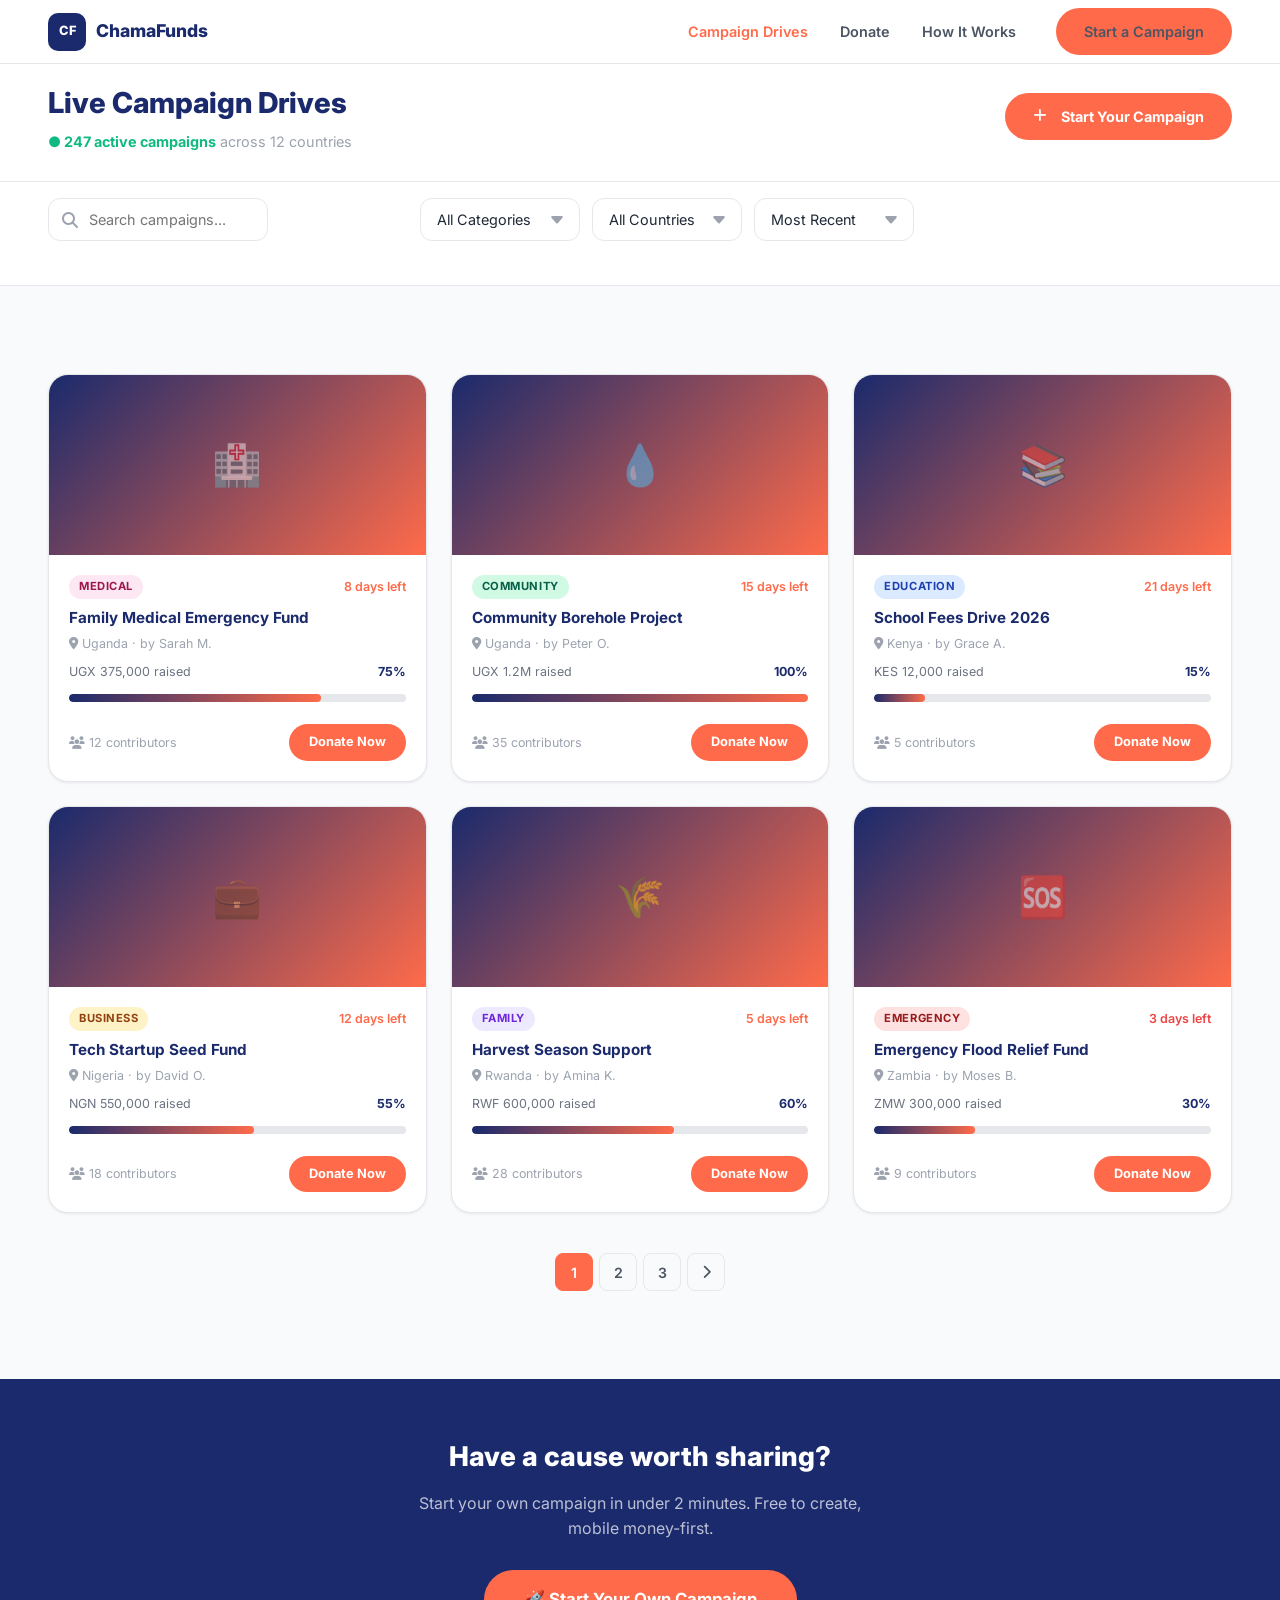
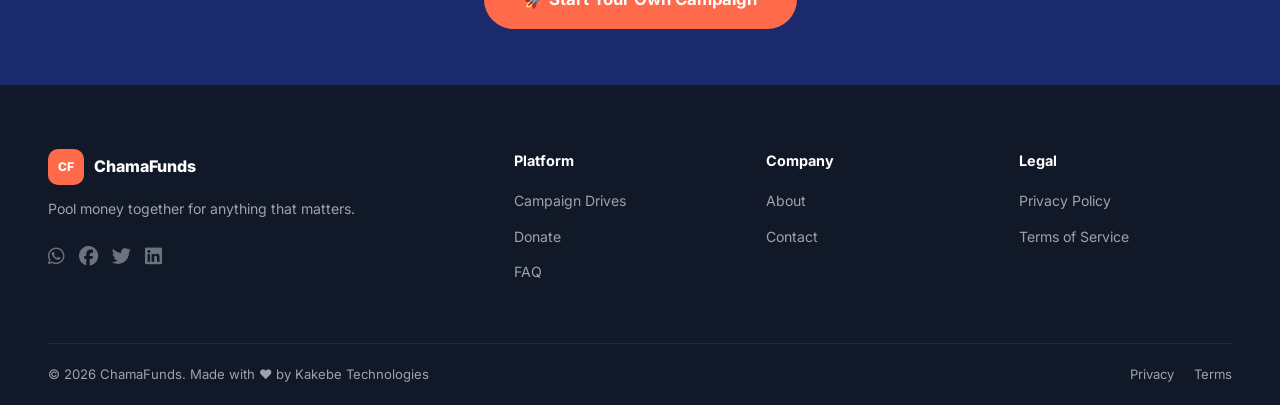
<file: campaign-drives.html>
<!DOCTYPE html>
<html lang="en">
<head>
  <meta charset="UTF-8" /><meta name="viewport" content="width=device-width, initial-scale=1.0" />
  <title>Campaign Drives - Active Fundraising Campaigns in Uganda | ChamaFunds</title>
  <meta name="description" content="Browse active crowdfunding campaigns in Uganda. Support medical emergencies, education, community projects, and more. Donate via MTN Mobile Money or Airtel Money securely." />
  <meta name="keywords" content="campaign drives Uganda, active campaigns Uganda, crowdfunding Uganda, donate Uganda, MTN Mobile Money, Airtel Money, medical fundraising, education fund Uganda" />
  <meta name="author" content="ChamaFunds" />
  <meta name="geo.region" content="UG" />
  <link rel="canonical" href="https://chamafunds.com/campaign-drives" />
  <meta property="og:title" content="Campaign Drives - Active Fundraising Campaigns in Uganda | ChamaFunds" />
  <meta property="og:description" content="Browse active crowdfunding campaigns in Uganda. Support causes that matter." />
  <meta property="og:type" content="website" />
  <meta property="og:url" content="https://chamafunds.com/campaign-drives" />
  <meta property="og:image" content="https://picsum.photos/seed/campaigns-ug/1200/630" />
  <meta name="twitter:card" content="summary_large_image" />
  <meta name="twitter:title" content="Campaign Drives - Active Fundraising Campaigns in Uganda | ChamaFunds" />
  <meta name="twitter:description" content="Browse active crowdfunding campaigns in Uganda." />
  <link href="https://fonts.googleapis.com/css2?family=Inter:opsz,wght@14..32,400;14..32,600;14..32,700;14..32,800&display=swap" rel="stylesheet" />
  <link rel="stylesheet" href="https://cdnjs.cloudflare.com/ajax/libs/font-awesome/6.5.0/css/all.min.css" />
  <link rel="stylesheet" href="css/style.css" />
</head>
<body>

<!-- NAVBAR -->
<nav class="navbar">
  <div class="container">
    <a href="index.html" class="navbar-brand"><div class="navbar-logo">CF</div><span class="navbar-name">ChamaFunds</span></a>
    <div class="navbar-links">
      <a href="campaign-drives.html" style="color:#FF6B4A;">Campaign Drives</a>
      <a href="donate.html">Donate</a>
      <a href="index.html#how-it-works">How It Works</a>
      <a href="create-campaign.html" class="btn btn-primary nav-cta">Start a Campaign</a>
    </div>
    <button class="hamburger" id="hamburger"><span></span><span></span><span></span></button>
  </div>
</nav>
<div class="mobile-menu-overlay" id="menuOverlay"></div>
<div class="mobile-menu" id="mobileMenu">
  <button class="mobile-menu-close" id="menuClose"><i class="fas fa-times"></i></button>
  <a href="campaign-drives.html">Campaign Drives</a><a href="donate.html">Donate</a>
  <a href="index.html#how-it-works">How It Works</a><a href="login.html">Log In</a>
  <a href="create-campaign.html" class="btn btn-primary">🚀 Start a Campaign</a>
</div>

<!-- PAGE HEADER -->
<div style="background:#fff;border-bottom:1px solid #e5e7eb;padding:80px 0 28px;">
  <div class="container">
    <div style="display:flex;justify-content:space-between;align-items:center;flex-wrap:wrap;gap:16px;">
      <div>
        <h1 style="font-size:1.8rem;font-weight:800;color:#1A2A6C;">Live Campaign Drives</h1>
        <p style="color:#9ca3af;font-size:.9rem;margin-top:4px;"><span style="color:#10b981;font-weight:700;">● 247 active campaigns</span> across 12 countries</p>
      </div>
      <a href="create-campaign.html" class="btn btn-primary"><i class="fas fa-plus" style="margin-right:6px;"></i>Start Your Campaign</a>
    </div>
  </div>
</div>

<!-- FILTERS -->
<div style="background:#fff;border-bottom:1px solid #e5e7eb;padding:16px 0;position:sticky;top:64px;z-index:100;">
  <div class="container">
    <div class="filter-bar">
      <div class="search-input-wrap">
        <i class="fas fa-search"></i>
        <input type="text" id="campaignSearch" class="form-input" placeholder="Search campaigns..." />
      </div>
      <select id="categoryFilter" class="form-input" style="max-width:160px;">
        <option value="">All Categories</option>
        <option value="family">Family</option>
        <option value="medical">Medical</option>
        <option value="education">Education</option>
        <option value="community">Community</option>
        <option value="business">Business</option>
        <option value="emergency">Emergency</option>
      </select>
      <select id="countryFilter" class="form-input" style="max-width:150px;">
        <option value="">All Countries</option>
        <option value="uganda">Uganda</option>
        <option value="kenya">Kenya</option>
        <option value="rwanda">Rwanda</option>
        <option value="nigeria">Nigeria</option>
        <option value="zambia">Zambia</option>
        <option value="senegal">Senegal</option>
        <option value="dr congo">DR Congo</option>
      </select>
      <select id="sortFilter" class="form-input" style="max-width:160px;">
        <option value="most-recent">Most Recent</option>
        <option value="most-funded">Most Funded</option>
        <option value="ending-soon">Ending Soon</option>
      </select>
    </div>
  </div>
</div>

<!-- CAMPAIGNS -->
<section class="section" style="background:#f9fafb;">
  <div class="container">
    <div id="campaignsGrid" class="campaigns-grid">
      <a href="campaign-detail.html" class="card campaign-card filterable-card" style="text-decoration:none;color:inherit;" data-title="family medical emergency fund" data-category="medical" data-country="uganda" data-pct="75" data-days="8">
        <div class="card-img-placeholder">🏥</div>
        <div class="card-body">
          <div class="campaign-meta"><span class="category-badge badge-medical">Medical</span><span class="days-left">8 days left</span></div>
          <p class="campaign-title">Family Medical Emergency Fund</p>
          <p style="font-size:.78rem;color:#9ca3af;margin-bottom:8px;"><i class="fas fa-map-marker-alt" style="margin-right:4px;"></i>Uganda · by Sarah M.</p>
          <div class="campaign-stats"><span>UGX 375,000 raised</span><span style="font-weight:700;color:#1A2A6C;">75%</span></div>
          <div class="progress-wrap"><div class="progress-fill" data-width="75%"></div></div>
          <div class="campaign-footer"><span class="contributors-count"><i class="fas fa-users" style="margin-right:4px;"></i>12 contributors</span><span class="btn btn-primary btn-sm">Donate Now</span></div>
        </div>
      </a>
      <a href="campaign-detail.html" class="card campaign-card filterable-card" style="text-decoration:none;color:inherit;" data-title="community borehole project" data-category="community" data-country="uganda" data-pct="100" data-days="15">
        <div class="card-img-placeholder">💧</div>
        <div class="card-body">
          <div class="campaign-meta"><span class="category-badge badge-community">Community</span><span class="days-left">15 days left</span></div>
          <p class="campaign-title">Community Borehole Project</p>
          <p style="font-size:.78rem;color:#9ca3af;margin-bottom:8px;"><i class="fas fa-map-marker-alt" style="margin-right:4px;"></i>Uganda · by Peter O.</p>
          <div class="campaign-stats"><span>UGX 1.2M raised</span><span style="font-weight:700;color:#1A2A6C;">100%</span></div>
          <div class="progress-wrap"><div class="progress-fill" data-width="100%"></div></div>
          <div class="campaign-footer"><span class="contributors-count"><i class="fas fa-users" style="margin-right:4px;"></i>35 contributors</span><span class="btn btn-primary btn-sm">Donate Now</span></div>
        </div>
      </a>
      <a href="campaign-detail.html" class="card campaign-card filterable-card" style="text-decoration:none;color:inherit;" data-title="school fees drive" data-category="education" data-country="kenya" data-pct="15" data-days="21">
        <div class="card-img-placeholder">📚</div>
        <div class="card-body">
          <div class="campaign-meta"><span class="category-badge badge-education">Education</span><span class="days-left">21 days left</span></div>
          <p class="campaign-title">School Fees Drive 2026</p>
          <p style="font-size:.78rem;color:#9ca3af;margin-bottom:8px;"><i class="fas fa-map-marker-alt" style="margin-right:4px;"></i>Kenya · by Grace A.</p>
          <div class="campaign-stats"><span>KES 12,000 raised</span><span style="font-weight:700;color:#1A2A6C;">15%</span></div>
          <div class="progress-wrap"><div class="progress-fill" data-width="15%"></div></div>
          <div class="campaign-footer"><span class="contributors-count"><i class="fas fa-users" style="margin-right:4px;"></i>5 contributors</span><span class="btn btn-primary btn-sm">Donate Now</span></div>
        </div>
      </a>
      <a href="campaign-detail.html" class="card campaign-card filterable-card" style="text-decoration:none;color:inherit;" data-title="tech startup seed fund" data-category="business" data-country="nigeria" data-pct="55" data-days="12">
        <div class="card-img-placeholder">💼</div>
        <div class="card-body">
          <div class="campaign-meta"><span class="category-badge badge-business">Business</span><span class="days-left">12 days left</span></div>
          <p class="campaign-title">Tech Startup Seed Fund</p>
          <p style="font-size:.78rem;color:#9ca3af;margin-bottom:8px;"><i class="fas fa-map-marker-alt" style="margin-right:4px;"></i>Nigeria · by David O.</p>
          <div class="campaign-stats"><span>NGN 550,000 raised</span><span style="font-weight:700;color:#1A2A6C;">55%</span></div>
          <div class="progress-wrap"><div class="progress-fill" data-width="55%"></div></div>
          <div class="campaign-footer"><span class="contributors-count"><i class="fas fa-users" style="margin-right:4px;"></i>18 contributors</span><span class="btn btn-primary btn-sm">Donate Now</span></div>
        </div>
      </a>
      <a href="campaign-detail.html" class="card campaign-card filterable-card" style="text-decoration:none;color:inherit;" data-title="harvest season support" data-category="family" data-country="rwanda" data-pct="60" data-days="5">
        <div class="card-img-placeholder">🌾</div>
        <div class="card-body">
          <div class="campaign-meta"><span class="category-badge badge-family">Family</span><span class="days-left">5 days left</span></div>
          <p class="campaign-title">Harvest Season Support</p>
          <p style="font-size:.78rem;color:#9ca3af;margin-bottom:8px;"><i class="fas fa-map-marker-alt" style="margin-right:4px;"></i>Rwanda · by Amina K.</p>
          <div class="campaign-stats"><span>RWF 600,000 raised</span><span style="font-weight:700;color:#1A2A6C;">60%</span></div>
          <div class="progress-wrap"><div class="progress-fill" data-width="60%"></div></div>
          <div class="campaign-footer"><span class="contributors-count"><i class="fas fa-users" style="margin-right:4px;"></i>28 contributors</span><span class="btn btn-primary btn-sm">Donate Now</span></div>
        </div>
      </a>
      <a href="campaign-detail.html" class="card campaign-card filterable-card" style="text-decoration:none;color:inherit;" data-title="emergency flood relief" data-category="emergency" data-country="zambia" data-pct="30" data-days="3">
        <div class="card-img-placeholder">🆘</div>
        <div class="card-body">
          <div class="campaign-meta"><span class="category-badge badge-emergency">Emergency</span><span class="days-left" style="color:#ef4444;">3 days left</span></div>
          <p class="campaign-title">Emergency Flood Relief Fund</p>
          <p style="font-size:.78rem;color:#9ca3af;margin-bottom:8px;"><i class="fas fa-map-marker-alt" style="margin-right:4px;"></i>Zambia · by Moses B.</p>
          <div class="campaign-stats"><span>ZMW 300,000 raised</span><span style="font-weight:700;color:#1A2A6C;">30%</span></div>
          <div class="progress-wrap"><div class="progress-fill" data-width="30%"></div></div>
          <div class="campaign-footer"><span class="contributors-count"><i class="fas fa-users" style="margin-right:4px;"></i>9 contributors</span><span class="btn btn-primary btn-sm">Donate Now</span></div>
        </div>
      </a>
    </div>
    <p id="noResults" style="display:none;text-align:center;color:#9ca3af;padding:40px 0;">No campaigns match your search.</p>
    <div class="pagination"><button class="page-btn active">1</button><button class="page-btn">2</button><button class="page-btn">3</button><button class="page-btn"><i class="fas fa-chevron-right"></i></button></div>
  </div>
</section>

<!-- START YOUR OWN CTA BANNER -->
<section style="background:#1A2A6C;padding:56px 0;">
  <div class="container" style="text-align:center;">
    <h2 style="color:#fff;font-weight:800;font-size:1.7rem;margin-bottom:12px;">Have a cause worth sharing?</h2>
    <p style="color:rgba(255,255,255,.7);margin-bottom:28px;max-width:480px;margin-left:auto;margin-right:auto;">Start your own campaign in under 2 minutes. Free to create, mobile money-first.</p>
    <a href="create-campaign.html" class="btn btn-primary btn-lg">🚀 Start Your Own Campaign</a>
  </div>
</section>

<!-- FOOTER -->
<footer class="footer">
  <div class="container">
    <div class="footer-grid">
      <div class="footer-brand">
        <div style="display:flex;align-items:center;gap:10px;margin-bottom:12px;"><div style="width:36px;height:36px;background:#FF6B4A;border-radius:10px;display:flex;align-items:center;justify-content:center;color:#fff;font-weight:800;font-size:.75rem;">CF</div><span style="color:#fff;font-weight:800;">ChamaFunds</span></div>
        <p>Pool money together for anything that matters.</p>
        <div class="footer-socials"><a href="#"><i class="fab fa-whatsapp"></i></a><a href="#"><i class="fab fa-facebook"></i></a><a href="#"><i class="fab fa-twitter"></i></a><a href="#"><i class="fab fa-linkedin"></i></a></div>
      </div>
      <div class="footer-col"><h4>Platform</h4><ul><li><a href="campaign-drives.html">Campaign Drives</a></li><li><a href="donate.html">Donate</a></li><li><a href="index.html#faq">FAQ</a></li></ul></div>
      <div class="footer-col"><h4>Company</h4><ul><li><a href="#">About</a></li><li><a href="#">Contact</a></li></ul></div>
      <div class="footer-col"><h4>Legal</h4><ul><li><a href="#">Privacy Policy</a></li><li><a href="#">Terms of Service</a></li></ul></div>
    </div>
    <div class="footer-bottom"><span>© 2026 ChamaFunds. Made with ❤️ by Kakebe Technologies</span><div class="footer-legal"><a href="#">Privacy</a><a href="#">Terms</a></div></div>
  </div>
</footer>
<script src="js/main.js"></script>
</body>
</html>
</file>
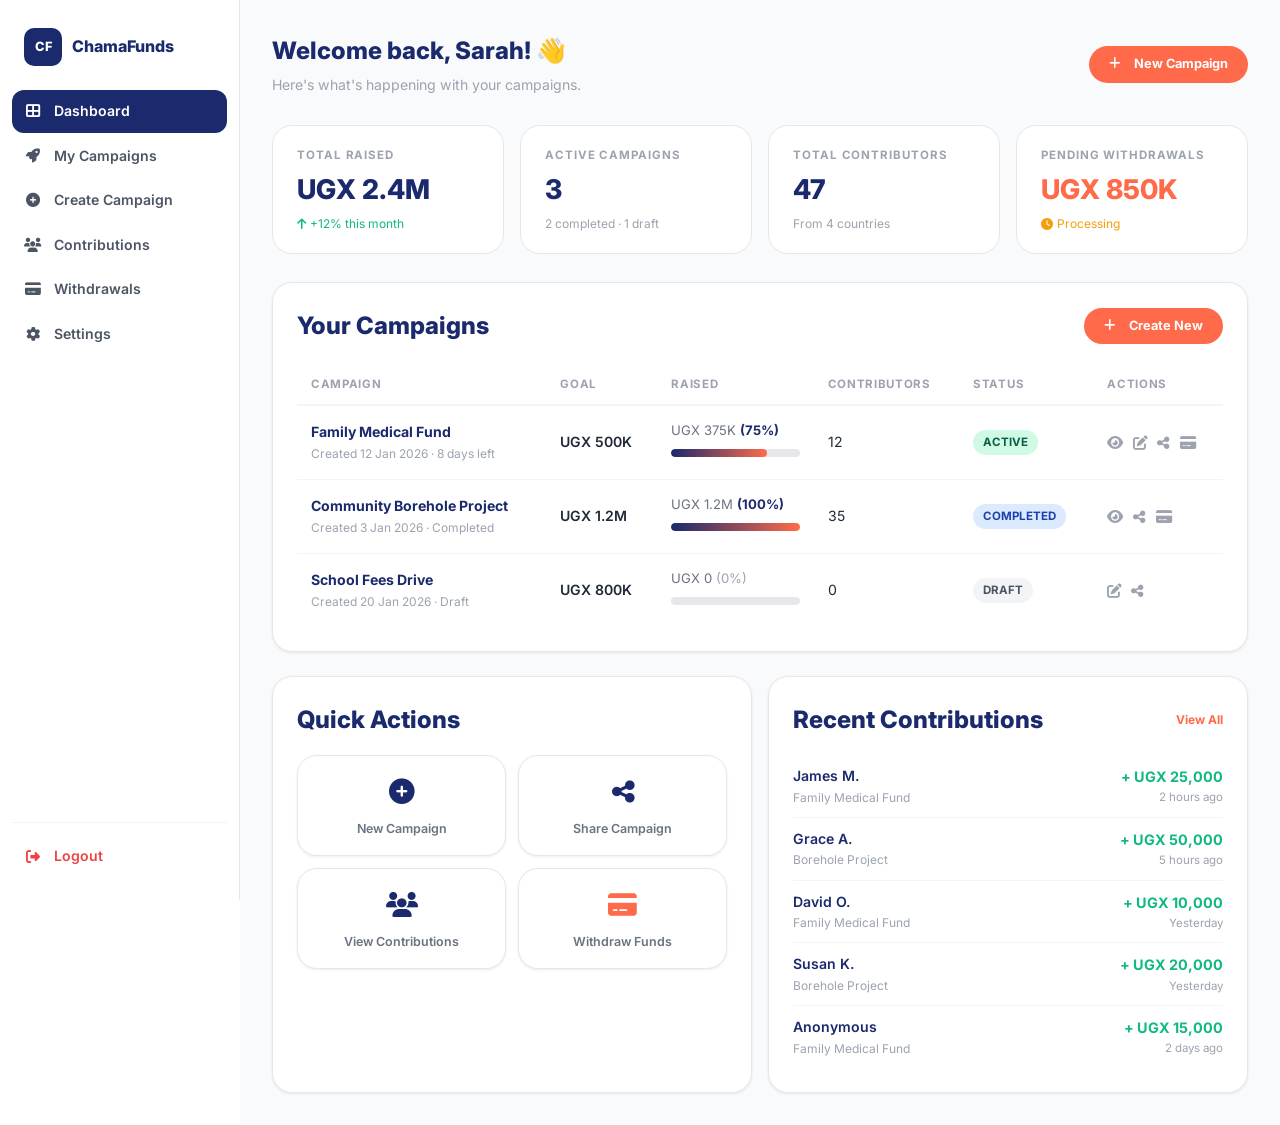
<file: dashboard.html>
<!DOCTYPE html>
<html lang="en">
<head>
  <meta charset="UTF-8" /><meta name="viewport" content="width=device-width, initial-scale=1.0" />
  <title>Dashboard - Manage Your Campaigns | ChamaFunds Uganda</title>
  <meta name="description" content="Manage your crowdfunding campaigns on ChamaFunds Uganda. Track contributions, withdraw funds to mobile money, and grow your impact. Dashboard for campaign creators." />
  <meta name="keywords" content="dashboard ChamaFunds, manage campaigns Uganda, track contributions Uganda, withdraw mobile money Uganda, campaign creator dashboard" />
  <meta name="author" content="ChamaFunds" />
  <meta name="robots" content="noindex, nofollow" />
  <link rel="canonical" href="https://chamafunds.com/dashboard" />
  <link href="https://fonts.googleapis.com/css2?family=Inter:opsz,wght@14..32,400;14..32,600;14..32,700;14..32,800&display=swap" rel="stylesheet" />
  <link rel="stylesheet" href="https://cdnjs.cloudflare.com/ajax/libs/font-awesome/6.5.0/css/all.min.css" />
  <link rel="stylesheet" href="css/style.css" />
</head>
<body>

<!-- Mobile Top Bar -->
<nav style="background:#fff;border-bottom:1px solid #e5e7eb;padding:14px 20px;display:flex;align-items:center;justify-content:space-between;position:fixed;top:0;left:0;right:0;z-index:500;display:none;" id="mobileTopBar" class="lg-hide">
  <a href="index.html" style="display:flex;align-items:center;gap:8px;"><div class="navbar-logo">CF</div><span style="font-weight:800;color:#1A2A6C;font-size:.9rem;">ChamaFunds</span></a>
  <button id="mobileSidebarToggle" style="font-size:1.3rem;color:#6b7280;"><i class="fas fa-bars"></i></button>
</nav>
<div class="modal-overlay" id="sidebarOverlay" style="z-index:899;"></div>

<div class="dashboard-layout" style="padding-top:0;">
  <!-- SIDEBAR -->
  <aside class="sidebar">
    <div class="sidebar-brand">
      <div class="navbar-logo">CF</div>
      <span style="font-weight:800;color:#1A2A6C;font-size:1rem;">ChamaFunds</span>
    </div>
    <nav class="sidebar-nav">
      <a href="dashboard.html" class="sidebar-link active"><i class="fas fa-th-large"></i>Dashboard</a>
      <a href="#" class="sidebar-link"><i class="fas fa-rocket"></i>My Campaigns</a>
      <a href="create-campaign.html" class="sidebar-link"><i class="fas fa-plus-circle"></i>Create Campaign</a>
      <a href="#" class="sidebar-link"><i class="fas fa-users"></i>Contributions</a>
      <a href="withdraw.html" class="sidebar-link"><i class="fas fa-credit-card"></i>Withdrawals</a>
      <a href="profile.html" class="sidebar-link"><i class="fas fa-cog"></i>Settings</a>
    </nav>
    <div class="sidebar-footer">
      <a href="index.html" class="sidebar-link logout-link"><i class="fas fa-sign-out-alt"></i>Logout</a>
    </div>
  </aside>

  <!-- MAIN -->
  <main class="main-content">
    <div class="page-header">
      <div style="display:flex;justify-content:space-between;align-items:center;flex-wrap:wrap;gap:12px;">
        <div>
          <h1>Welcome back, Sarah! 👋</h1>
          <p>Here's what's happening with your campaigns.</p>
        </div>
        <a href="create-campaign.html" class="btn btn-primary btn-sm"><i class="fas fa-plus" style="margin-right:6px;"></i>New Campaign</a>
      </div>
    </div>

    <!-- STATS -->
    <div class="grid-4" style="margin-bottom:28px;">
      <div class="stat-card"><p class="stat-label">Total Raised</p><p class="stat-value">UGX 2.4M</p><p class="stat-sub" style="color:#10b981;"><i class="fas fa-arrow-up" style="margin-right:4px;"></i>+12% this month</p></div>
      <div class="stat-card"><p class="stat-label">Active Campaigns</p><p class="stat-value">3</p><p class="stat-sub" style="color:#9ca3af;">2 completed · 1 draft</p></div>
      <div class="stat-card"><p class="stat-label">Total Contributors</p><p class="stat-value">47</p><p class="stat-sub" style="color:#9ca3af;">From 4 countries</p></div>
      <div class="stat-card"><p class="stat-label">Pending Withdrawals</p><p class="stat-value" style="color:#FF6B4A;">UGX 850K</p><p class="stat-sub" style="color:#f59e0b;"><i class="fas fa-clock" style="margin-right:4px;"></i>Processing</p></div>
    </div>

    <!-- CAMPAIGNS TABLE -->
    <div class="card" style="padding:24px;margin-bottom:24px;">
      <div style="display:flex;justify-content:space-between;align-items:center;margin-bottom:20px;flex-wrap:wrap;gap:12px;">
        <h2 style="font-weight:800;color:#1A2A6C;">Your Campaigns</h2>
        <a href="create-campaign.html" class="btn btn-primary btn-sm"><i class="fas fa-plus" style="margin-right:6px;"></i>Create New</a>
      </div>
      <div class="table-wrap">
        <table>
          <thead><tr><th>Campaign</th><th>Goal</th><th>Raised</th><th>Contributors</th><th>Status</th><th>Actions</th></tr></thead>
          <tbody>
            <tr>
              <td><p style="font-weight:700;color:#1A2A6C;">Family Medical Fund</p><p style="font-size:.75rem;color:#9ca3af;">Created 12 Jan 2026 · 8 days left</p></td>
              <td style="font-weight:600;">UGX 500K</td>
              <td>
                <p style="font-size:.82rem;color:#6b7280;margin-bottom:4px;">UGX 375K <span style="color:#1A2A6C;font-weight:700;">(75%)</span></p>
                <div class="progress-wrap" style="min-width:100px;"><div class="progress-fill" data-width="75%"></div></div>
              </td>
              <td>12</td>
              <td><span class="status-badge status-active">Active</span></td>
              <td>
                <div style="display:flex;gap:10px;color:#9ca3af;font-size:.9rem;">
                  <a href="campaign-detail.html" title="View" style="transition:color .2s;" onmouseover="this.style.color='#1A2A6C'" onmouseout="this.style.color='#9ca3af'"><i class="fas fa-eye"></i></a>
                  <a href="#" title="Edit" style="transition:color .2s;" onmouseover="this.style.color='#1A2A6C'" onmouseout="this.style.color='#9ca3af'"><i class="fas fa-edit"></i></a>
                  <a href="#" title="Share" style="transition:color .2s;" onmouseover="this.style.color='#10b981'" onmouseout="this.style.color='#9ca3af'"><i class="fas fa-share-alt"></i></a>
                  <a href="withdraw.html" title="Withdraw" style="transition:color .2s;" onmouseover="this.style.color='#FF6B4A'" onmouseout="this.style.color='#9ca3af'"><i class="fas fa-credit-card"></i></a>
                </div>
              </td>
            </tr>
            <tr>
              <td><p style="font-weight:700;color:#1A2A6C;">Community Borehole Project</p><p style="font-size:.75rem;color:#9ca3af;">Created 3 Jan 2026 · Completed</p></td>
              <td style="font-weight:600;">UGX 1.2M</td>
              <td>
                <p style="font-size:.82rem;color:#6b7280;margin-bottom:4px;">UGX 1.2M <span style="color:#1A2A6C;font-weight:700;">(100%)</span></p>
                <div class="progress-wrap" style="min-width:100px;"><div class="progress-fill" data-width="100%"></div></div>
              </td>
              <td>35</td>
              <td><span class="status-badge status-completed">Completed</span></td>
              <td>
                <div style="display:flex;gap:10px;color:#9ca3af;font-size:.9rem;">
                  <a href="campaign-detail.html" title="View" style="transition:color .2s;" onmouseover="this.style.color='#1A2A6C'" onmouseout="this.style.color='#9ca3af'"><i class="fas fa-eye"></i></a>
                  <a href="#" title="Share" style="transition:color .2s;" onmouseover="this.style.color='#10b981'" onmouseout="this.style.color='#9ca3af'"><i class="fas fa-share-alt"></i></a>
                  <a href="withdraw.html" title="Withdraw" style="transition:color .2s;" onmouseover="this.style.color='#FF6B4A'" onmouseout="this.style.color='#9ca3af'"><i class="fas fa-credit-card"></i></a>
                </div>
              </td>
            </tr>
            <tr>
              <td><p style="font-weight:700;color:#1A2A6C;">School Fees Drive</p><p style="font-size:.75rem;color:#9ca3af;">Created 20 Jan 2026 · Draft</p></td>
              <td style="font-weight:600;">UGX 800K</td>
              <td>
                <p style="font-size:.82rem;color:#6b7280;margin-bottom:4px;">UGX 0 <span style="color:#9ca3af;">(0%)</span></p>
                <div class="progress-wrap" style="min-width:100px;"><div class="progress-fill" data-width="0%"></div></div>
              </td>
              <td>0</td>
              <td><span class="status-badge status-draft">Draft</span></td>
              <td>
                <div style="display:flex;gap:10px;color:#9ca3af;font-size:.9rem;">
                  <a href="#" title="Edit" style="transition:color .2s;" onmouseover="this.style.color='#1A2A6C'" onmouseout="this.style.color='#9ca3af'"><i class="fas fa-edit"></i></a>
                  <a href="#" title="Share" style="transition:color .2s;" onmouseover="this.style.color='#10b981'" onmouseout="this.style.color='#9ca3af'"><i class="fas fa-share-alt"></i></a>
                </div>
              </td>
            </tr>
          </tbody>
        </table>
      </div>
    </div>

    <!-- BOTTOM GRID -->
    <div class="grid-2">
      <!-- Quick Actions -->
      <div class="card" style="padding:24px;">
        <h2 style="font-weight:800;color:#1A2A6C;margin-bottom:16px;">Quick Actions</h2>
        <div style="display:grid;grid-template-columns:1fr 1fr;gap:12px;">
          <a href="create-campaign.html" class="card" style="padding:16px;text-align:center;text-decoration:none;"><div style="font-size:1.6rem;color:#1A2A6C;"><i class="fas fa-plus-circle"></i></div><p style="font-size:.78rem;font-weight:600;color:#6b7280;margin-top:6px;">New Campaign</p></a>
          <a href="#" class="card" style="padding:16px;text-align:center;text-decoration:none;"><div style="font-size:1.6rem;color:#1A2A6C;"><i class="fas fa-share-alt"></i></div><p style="font-size:.78rem;font-weight:600;color:#6b7280;margin-top:6px;">Share Campaign</p></a>
          <a href="#" class="card" style="padding:16px;text-align:center;text-decoration:none;"><div style="font-size:1.6rem;color:#1A2A6C;"><i class="fas fa-users"></i></div><p style="font-size:.78rem;font-weight:600;color:#6b7280;margin-top:6px;">View Contributions</p></a>
          <a href="withdraw.html" class="card" style="padding:16px;text-align:center;text-decoration:none;"><div style="font-size:1.6rem;color:#FF6B4A;"><i class="fas fa-credit-card"></i></div><p style="font-size:.78rem;font-weight:600;color:#6b7280;margin-top:6px;">Withdraw Funds</p></a>
        </div>
      </div>

      <!-- Recent Contributions -->
      <div class="card" style="padding:24px;">
        <div style="display:flex;justify-content:space-between;align-items:center;margin-bottom:16px;">
          <h2 style="font-weight:800;color:#1A2A6C;">Recent Contributions</h2>
          <a href="#" style="font-size:.75rem;color:#FF6B4A;font-weight:700;">View All</a>
        </div>
        <div>
          <div style="display:flex;justify-content:space-between;align-items:center;padding:10px 0;border-bottom:1px solid #f3f4f6;">
            <div><p style="font-weight:600;color:#1A2A6C;font-size:.88rem;">James M.</p><p style="font-size:.75rem;color:#9ca3af;">Family Medical Fund</p></div>
            <div style="text-align:right;"><p style="font-weight:700;color:#10b981;font-size:.9rem;">+ UGX 25,000</p><p style="font-size:.72rem;color:#9ca3af;">2 hours ago</p></div>
          </div>
          <div style="display:flex;justify-content:space-between;align-items:center;padding:10px 0;border-bottom:1px solid #f3f4f6;">
            <div><p style="font-weight:600;color:#1A2A6C;font-size:.88rem;">Grace A.</p><p style="font-size:.75rem;color:#9ca3af;">Borehole Project</p></div>
            <div style="text-align:right;"><p style="font-weight:700;color:#10b981;font-size:.9rem;">+ UGX 50,000</p><p style="font-size:.72rem;color:#9ca3af;">5 hours ago</p></div>
          </div>
          <div style="display:flex;justify-content:space-between;align-items:center;padding:10px 0;border-bottom:1px solid #f3f4f6;">
            <div><p style="font-weight:600;color:#1A2A6C;font-size:.88rem;">David O.</p><p style="font-size:.75rem;color:#9ca3af;">Family Medical Fund</p></div>
            <div style="text-align:right;"><p style="font-weight:700;color:#10b981;font-size:.9rem;">+ UGX 10,000</p><p style="font-size:.72rem;color:#9ca3af;">Yesterday</p></div>
          </div>
          <div style="display:flex;justify-content:space-between;align-items:center;padding:10px 0;border-bottom:1px solid #f3f4f6;">
            <div><p style="font-weight:600;color:#1A2A6C;font-size:.88rem;">Susan K.</p><p style="font-size:.75rem;color:#9ca3af;">Borehole Project</p></div>
            <div style="text-align:right;"><p style="font-weight:700;color:#10b981;font-size:.9rem;">+ UGX 20,000</p><p style="font-size:.72rem;color:#9ca3af;">Yesterday</p></div>
          </div>
          <div style="display:flex;justify-content:space-between;align-items:center;padding:10px 0;">
            <div><p style="font-weight:600;color:#1A2A6C;font-size:.88rem;">Anonymous</p><p style="font-size:.75rem;color:#9ca3af;">Family Medical Fund</p></div>
            <div style="text-align:right;"><p style="font-weight:700;color:#10b981;font-size:.9rem;">+ UGX 15,000</p><p style="font-size:.72rem;color:#9ca3af;">2 days ago</p></div>
          </div>
        </div>
      </div>
    </div>
  </main>
</div>
<script src="js/main.js"></script>
<script>
  // Show mobile top bar below 1024px
  const mobileBar = document.getElementById('mobileTopBar');
  function checkMobile() { mobileBar.style.display = window.innerWidth < 1024 ? 'flex' : 'none'; }
  checkMobile(); window.addEventListener('resize', checkMobile);
  // Add padding-top on mobile
  document.querySelector('.dashboard-layout').style.paddingTop = window.innerWidth < 1024 ? '60px' : '0';
</script>
</body>
</html>
</file>
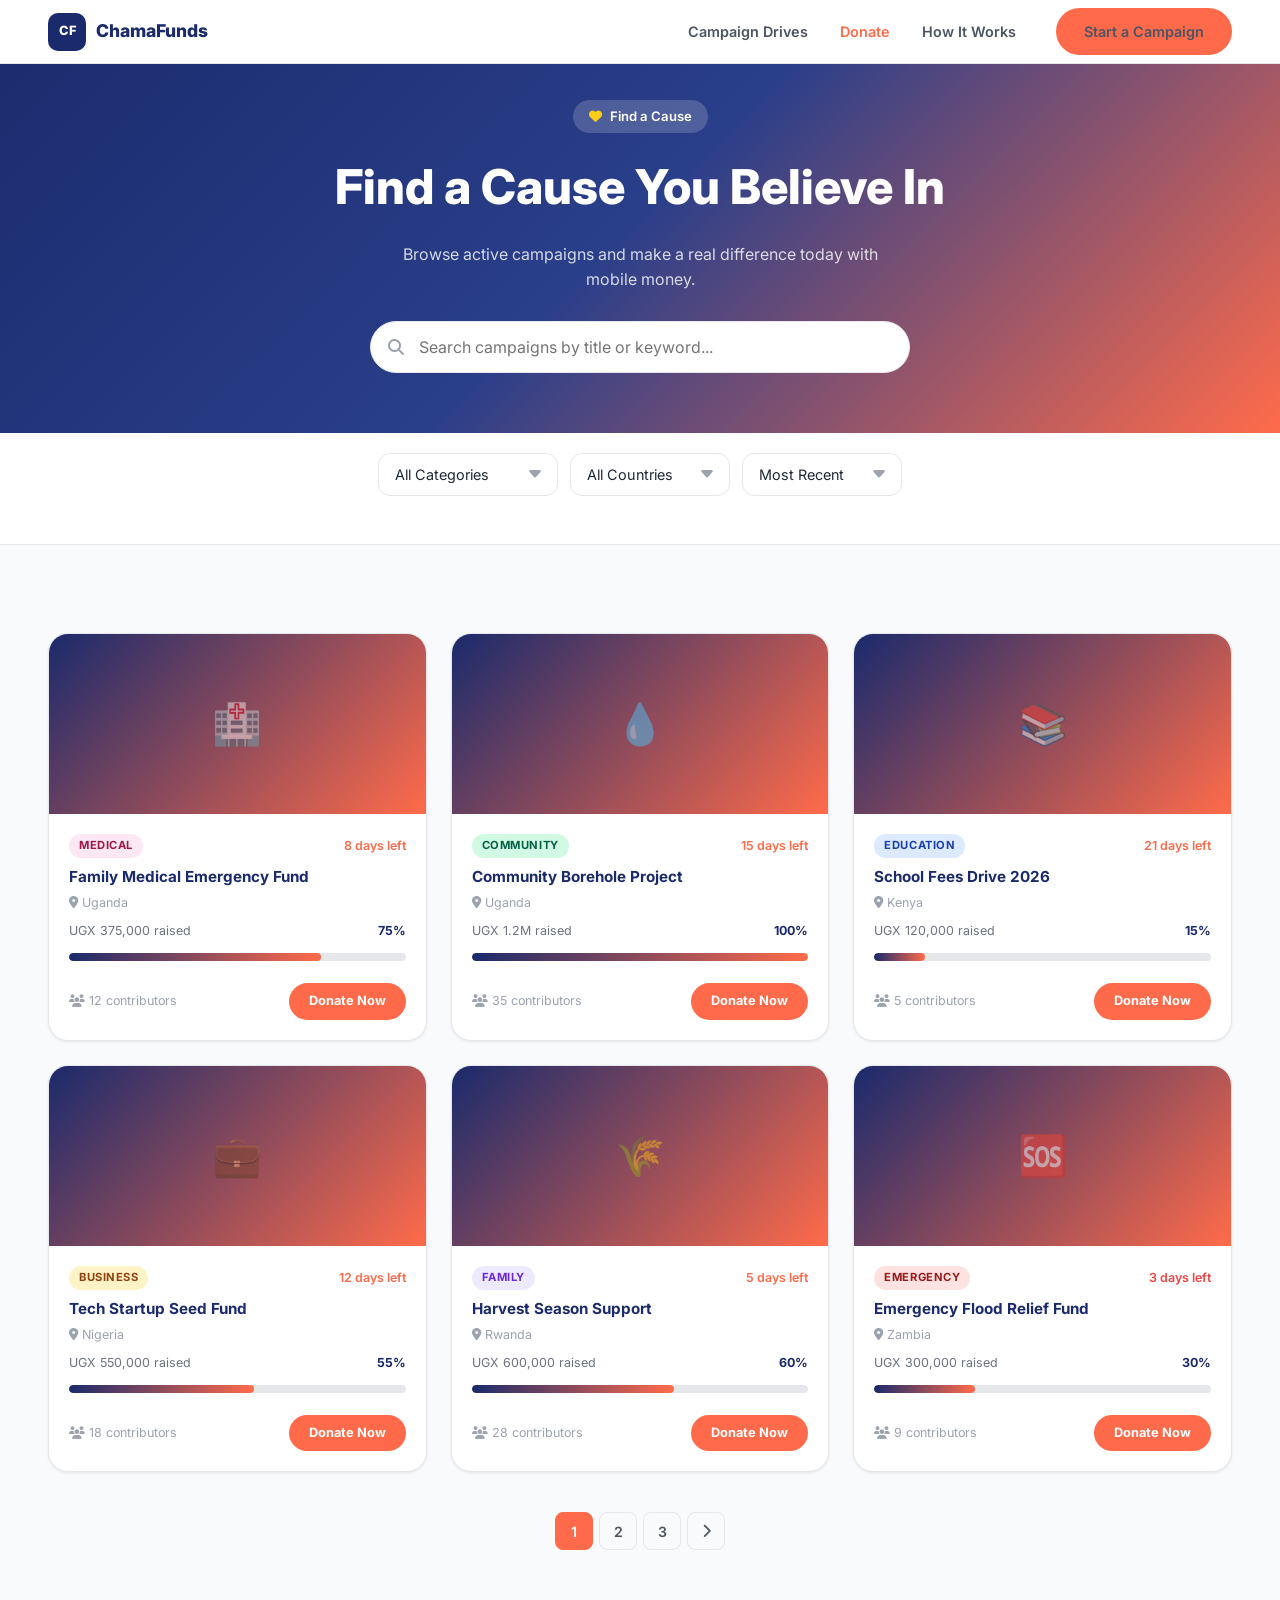
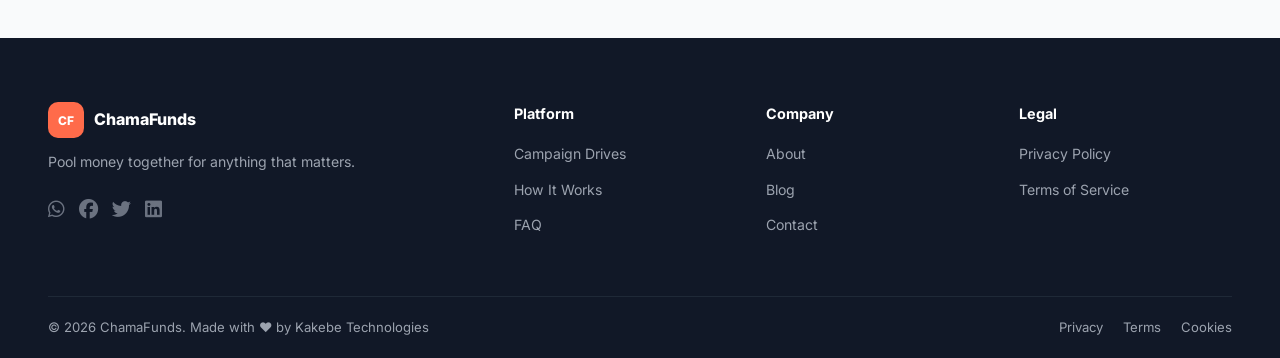
<file: donate.html>
<!DOCTYPE html>
<html lang="en">
<head>
  <meta charset="UTF-8" /><meta name="viewport" content="width=device-width, initial-scale=1.0" />
  <title>Donate - Support Causes in Uganda | ChamaFunds</title>
  <meta name="description" content="Make a difference in Uganda today. Donate to medical, education, and community campaigns via MTN Mobile Money or Airtel Money. Fast, secure, and transparent donations on ChamaFunds." />
  <meta name="keywords" content="donate Uganda, MTN Mobile Money donation, Airtel Money donation, support Uganda, charity Uganda, contribute Uganda, UGX donation, ChamaFunds donate" />
  <meta name="author" content="ChamaFunds" />
  <meta name="geo.region" content="UG" />
  <link rel="canonical" href="https://chamafunds.com/donate" />
  <meta property="og:title" content="Donate - Support Causes in Uganda | ChamaFunds" />
  <meta property="og:description" content="Make a difference in Uganda today. Donate via MTN Mobile Money or Airtel Money." />
  <meta property="og:type" content="website" />
  <meta property="og:url" content="https://chamafunds.com/donate" />
  <meta property="og:image" content="https://picsum.photos/seed/donate-ug/1200/630" />
  <meta name="twitter:card" content="summary_large_image" />
  <meta name="twitter:title" content="Donate - Support Causes in Uganda | ChamaFunds" />
  <meta name="twitter:description" content="Make a difference in Uganda today. Donate via MTN or Airtel Money." />
  <link href="https://fonts.googleapis.com/css2?family=Inter:opsz,wght@14..32,400;14..32,600;14..32,700;14..32,800&display=swap" rel="stylesheet" />
  <link rel="stylesheet" href="https://cdnjs.cloudflare.com/ajax/libs/font-awesome/6.5.0/css/all.min.css" />
  <link rel="stylesheet" href="css/style.css" />
</head>
<body>

<!-- NAVBAR -->
<nav class="navbar">
  <div class="container">
    <a href="index.html" class="navbar-brand">
      <div class="navbar-logo">CF</div>
      <span class="navbar-name">ChamaFunds</span>
    </a>
    <div class="navbar-links">
      <a href="campaign-drives.html">Campaign Drives</a>
      <a href="donate.html" style="color:#FF6B4A;">Donate</a>
      <a href="index.html#how-it-works">How It Works</a>
      <a href="create-campaign.html" class="btn btn-primary nav-cta">Start a Campaign</a>
    </div>
    <button class="hamburger" id="hamburger"><span></span><span></span><span></span></button>
  </div>
</nav>
<div class="mobile-menu-overlay" id="menuOverlay"></div>
<div class="mobile-menu" id="mobileMenu">
  <button class="mobile-menu-close" id="menuClose"><i class="fas fa-times"></i></button>
  <a href="campaign-drives.html">Campaign Drives</a>
  <a href="donate.html">Donate</a>
  <a href="index.html#how-it-works">How It Works</a>
  <a href="login.html">Log In</a>
  <a href="create-campaign.html" class="btn btn-primary">🚀 Start a Campaign</a>
</div>

<!-- HERO -->
<section class="hero-gradient" style="padding:100px 0 60px;">
  <div class="container" style="text-align:center;">
    <div class="hero-badge" style="display:inline-flex;margin-bottom:16px;"><i class="fas fa-heart" style="color:#facc15;"></i> Find a Cause</div>
    <h1 style="font-size:clamp(1.8rem,4vw,3rem);font-weight:800;color:#fff;margin-bottom:16px;">Find a Cause You Believe In</h1>
    <p style="color:rgba(255,255,255,.8);max-width:500px;margin:0 auto 28px;font-size:1rem;">Browse active campaigns and make a real difference today with mobile money.</p>
    <div style="max-width:540px;margin:0 auto;position:relative;">
      <input type="text" id="campaignSearch" placeholder="Search campaigns by title or keyword..."
        class="form-input" style="padding-left:48px;font-size:1rem;border-radius:99px;height:52px;" />
      <i class="fas fa-search" style="position:absolute;left:18px;top:50%;transform:translateY(-50%);color:#9ca3af;font-size:1rem;"></i>
    </div>
  </div>
</section>

<!-- FILTERS -->
<section style="background:#fff;border-bottom:1px solid #e5e7eb;padding:20px 0;position:sticky;top:64px;z-index:100;">
  <div class="container">
    <div class="filter-bar" style="justify-content:center;">
      <select id="categoryFilter" class="form-input" style="max-width:180px;">
        <option value="">All Categories</option>
        <option value="family">Family</option>
        <option value="medical">Medical</option>
        <option value="education">Education</option>
        <option value="community">Community</option>
        <option value="business">Business</option>
        <option value="emergency">Emergency</option>
      </select>
      <select id="countryFilter" class="form-input" style="max-width:160px;">
        <option value="">All Countries</option>
        <option value="uganda">Uganda</option>
        <option value="kenya">Kenya</option>
        <option value="rwanda">Rwanda</option>
        <option value="nigeria">Nigeria</option>
        <option value="zambia">Zambia</option>
        <option value="senegal">Senegal</option>
        <option value="dr congo">DR Congo</option>
      </select>
      <select id="sortFilter" class="form-input" style="max-width:160px;">
        <option value="most-recent">Most Recent</option>
        <option value="most-funded">Most Funded</option>
        <option value="ending-soon">Ending Soon</option>
      </select>
    </div>
  </div>
</section>

<!-- CAMPAIGNS GRID -->
<section class="section" style="background:#f9fafb;">
  <div class="container">
    <div id="campaignsGrid" class="campaigns-grid">
      <!-- Card 1 -->
      <a href="campaign-detail.html" class="card campaign-card filterable-card" style="text-decoration:none;color:inherit;" data-title="family medical emergency fund" data-category="medical" data-country="uganda" data-pct="75" data-days="8">
        <div class="card-img-placeholder">🏥</div>
        <div class="card-body">
          <div class="campaign-meta"><span class="category-badge badge-medical">Medical</span><span class="days-left">8 days left</span></div>
          <p class="campaign-title">Family Medical Emergency Fund</p>
          <p style="font-size:.78rem;color:#9ca3af;margin-bottom:8px;"><i class="fas fa-map-marker-alt" style="margin-right:4px;"></i>Uganda</p>
          <div class="campaign-stats"><span>UGX 375,000 raised</span><span style="font-weight:700;color:#1A2A6C;">75%</span></div>
          <div class="progress-wrap"><div class="progress-fill" data-width="75%"></div></div>
          <div class="campaign-footer">
            <span class="contributors-count"><i class="fas fa-users" style="margin-right:4px;"></i>12 contributors</span>
            <span class="btn btn-primary btn-sm">Donate Now</span>
          </div>
        </div>
      </a>
      <!-- Card 2 -->
      <a href="campaign-detail.html" class="card campaign-card filterable-card" style="text-decoration:none;color:inherit;" data-title="community borehole project" data-category="community" data-country="uganda" data-pct="100" data-days="15">
        <div class="card-img-placeholder">💧</div>
        <div class="card-body">
          <div class="campaign-meta"><span class="category-badge badge-community">Community</span><span class="days-left">15 days left</span></div>
          <p class="campaign-title">Community Borehole Project</p>
          <p style="font-size:.78rem;color:#9ca3af;margin-bottom:8px;"><i class="fas fa-map-marker-alt" style="margin-right:4px;"></i>Uganda</p>
          <div class="campaign-stats"><span>UGX 1.2M raised</span><span style="font-weight:700;color:#1A2A6C;">100%</span></div>
          <div class="progress-wrap"><div class="progress-fill" data-width="100%"></div></div>
          <div class="campaign-footer">
            <span class="contributors-count"><i class="fas fa-users" style="margin-right:4px;"></i>35 contributors</span>
            <span class="btn btn-primary btn-sm">Donate Now</span>
          </div>
        </div>
      </a>
      <!-- Card 3 -->
      <a href="campaign-detail.html" class="card campaign-card filterable-card" style="text-decoration:none;color:inherit;" data-title="school fees drive" data-category="education" data-country="kenya" data-pct="15" data-days="21">
        <div class="card-img-placeholder">📚</div>
        <div class="card-body">
          <div class="campaign-meta"><span class="category-badge badge-education">Education</span><span class="days-left">21 days left</span></div>
          <p class="campaign-title">School Fees Drive 2026</p>
          <p style="font-size:.78rem;color:#9ca3af;margin-bottom:8px;"><i class="fas fa-map-marker-alt" style="margin-right:4px;"></i>Kenya</p>
          <div class="campaign-stats"><span>UGX 120,000 raised</span><span style="font-weight:700;color:#1A2A6C;">15%</span></div>
          <div class="progress-wrap"><div class="progress-fill" data-width="15%"></div></div>
          <div class="campaign-footer">
            <span class="contributors-count"><i class="fas fa-users" style="margin-right:4px;"></i>5 contributors</span>
            <span class="btn btn-primary btn-sm">Donate Now</span>
          </div>
        </div>
      </a>
      <!-- Card 4 -->
      <a href="campaign-detail.html" class="card campaign-card filterable-card" style="text-decoration:none;color:inherit;" data-title="tech startup seed fund" data-category="business" data-country="nigeria" data-pct="55" data-days="12">
        <div class="card-img-placeholder">💼</div>
        <div class="card-body">
          <div class="campaign-meta"><span class="category-badge badge-business">Business</span><span class="days-left">12 days left</span></div>
          <p class="campaign-title">Tech Startup Seed Fund</p>
          <p style="font-size:.78rem;color:#9ca3af;margin-bottom:8px;"><i class="fas fa-map-marker-alt" style="margin-right:4px;"></i>Nigeria</p>
          <div class="campaign-stats"><span>UGX 550,000 raised</span><span style="font-weight:700;color:#1A2A6C;">55%</span></div>
          <div class="progress-wrap"><div class="progress-fill" data-width="55%"></div></div>
          <div class="campaign-footer">
            <span class="contributors-count"><i class="fas fa-users" style="margin-right:4px;"></i>18 contributors</span>
            <span class="btn btn-primary btn-sm">Donate Now</span>
          </div>
        </div>
      </a>
      <!-- Card 5 -->
      <a href="campaign-detail.html" class="card campaign-card filterable-card" style="text-decoration:none;color:inherit;" data-title="harvest season support" data-category="family" data-country="rwanda" data-pct="60" data-days="5">
        <div class="card-img-placeholder">🌾</div>
        <div class="card-body">
          <div class="campaign-meta"><span class="category-badge badge-family">Family</span><span class="days-left">5 days left</span></div>
          <p class="campaign-title">Harvest Season Support</p>
          <p style="font-size:.78rem;color:#9ca3af;margin-bottom:8px;"><i class="fas fa-map-marker-alt" style="margin-right:4px;"></i>Rwanda</p>
          <div class="campaign-stats"><span>UGX 600,000 raised</span><span style="font-weight:700;color:#1A2A6C;">60%</span></div>
          <div class="progress-wrap"><div class="progress-fill" data-width="60%"></div></div>
          <div class="campaign-footer">
            <span class="contributors-count"><i class="fas fa-users" style="margin-right:4px;"></i>28 contributors</span>
            <span class="btn btn-primary btn-sm">Donate Now</span>
          </div>
        </div>
      </a>
      <!-- Card 6 -->
      <a href="campaign-detail.html" class="card campaign-card filterable-card" style="text-decoration:none;color:inherit;" data-title="emergency flood relief" data-category="emergency" data-country="zambia" data-pct="30" data-days="3">
        <div class="card-img-placeholder">🆘</div>
        <div class="card-body">
          <div class="campaign-meta"><span class="category-badge badge-emergency">Emergency</span><span class="days-left" style="color:#ef4444;">3 days left</span></div>
          <p class="campaign-title">Emergency Flood Relief Fund</p>
          <p style="font-size:.78rem;color:#9ca3af;margin-bottom:8px;"><i class="fas fa-map-marker-alt" style="margin-right:4px;"></i>Zambia</p>
          <div class="campaign-stats"><span>UGX 300,000 raised</span><span style="font-weight:700;color:#1A2A6C;">30%</span></div>
          <div class="progress-wrap"><div class="progress-fill" data-width="30%"></div></div>
          <div class="campaign-footer">
            <span class="contributors-count"><i class="fas fa-users" style="margin-right:4px;"></i>9 contributors</span>
            <span class="btn btn-primary btn-sm">Donate Now</span>
          </div>
        </div>
      </a>
    </div>
    <p id="noResults" style="display:none;text-align:center;color:#9ca3af;padding:40px 0;font-size:1rem;">No campaigns match your search. Try a different keyword or filter.</p>
    <!-- Pagination -->
    <div class="pagination">
      <button class="page-btn active">1</button>
      <button class="page-btn">2</button>
      <button class="page-btn">3</button>
      <button class="page-btn"><i class="fas fa-chevron-right"></i></button>
    </div>
  </div>
</section>

<!-- FOOTER -->
<footer class="footer">
  <div class="container">
    <div class="footer-grid">
      <div class="footer-brand">
        <div style="display:flex;align-items:center;gap:10px;margin-bottom:12px;">
          <div style="width:36px;height:36px;background:#FF6B4A;border-radius:10px;display:flex;align-items:center;justify-content:center;color:#fff;font-weight:800;font-size:.75rem;">CF</div>
          <span style="color:#fff;font-weight:800;">ChamaFunds</span>
        </div>
        <p>Pool money together for anything that matters.</p>
        <div class="footer-socials">
          <a href="#"><i class="fab fa-whatsapp"></i></a><a href="#"><i class="fab fa-facebook"></i></a>
          <a href="#"><i class="fab fa-twitter"></i></a><a href="#"><i class="fab fa-linkedin"></i></a>
        </div>
      </div>
      <div class="footer-col"><h4>Platform</h4><ul><li><a href="campaign-drives.html">Campaign Drives</a></li><li><a href="index.html#how-it-works">How It Works</a></li><li><a href="index.html#faq">FAQ</a></li></ul></div>
      <div class="footer-col"><h4>Company</h4><ul><li><a href="#">About</a></li><li><a href="#">Blog</a></li><li><a href="#">Contact</a></li></ul></div>
      <div class="footer-col"><h4>Legal</h4><ul><li><a href="#">Privacy Policy</a></li><li><a href="#">Terms of Service</a></li></ul></div>
    </div>
    <div class="footer-bottom">
      <span>© 2026 ChamaFunds. Made with ❤️ by Kakebe Technologies</span>
      <div class="footer-legal"><a href="#">Privacy</a><a href="#">Terms</a><a href="#">Cookies</a></div>
    </div>
  </div>
</footer>
<script src="js/main.js"></script>
</body>
</html>
</file>
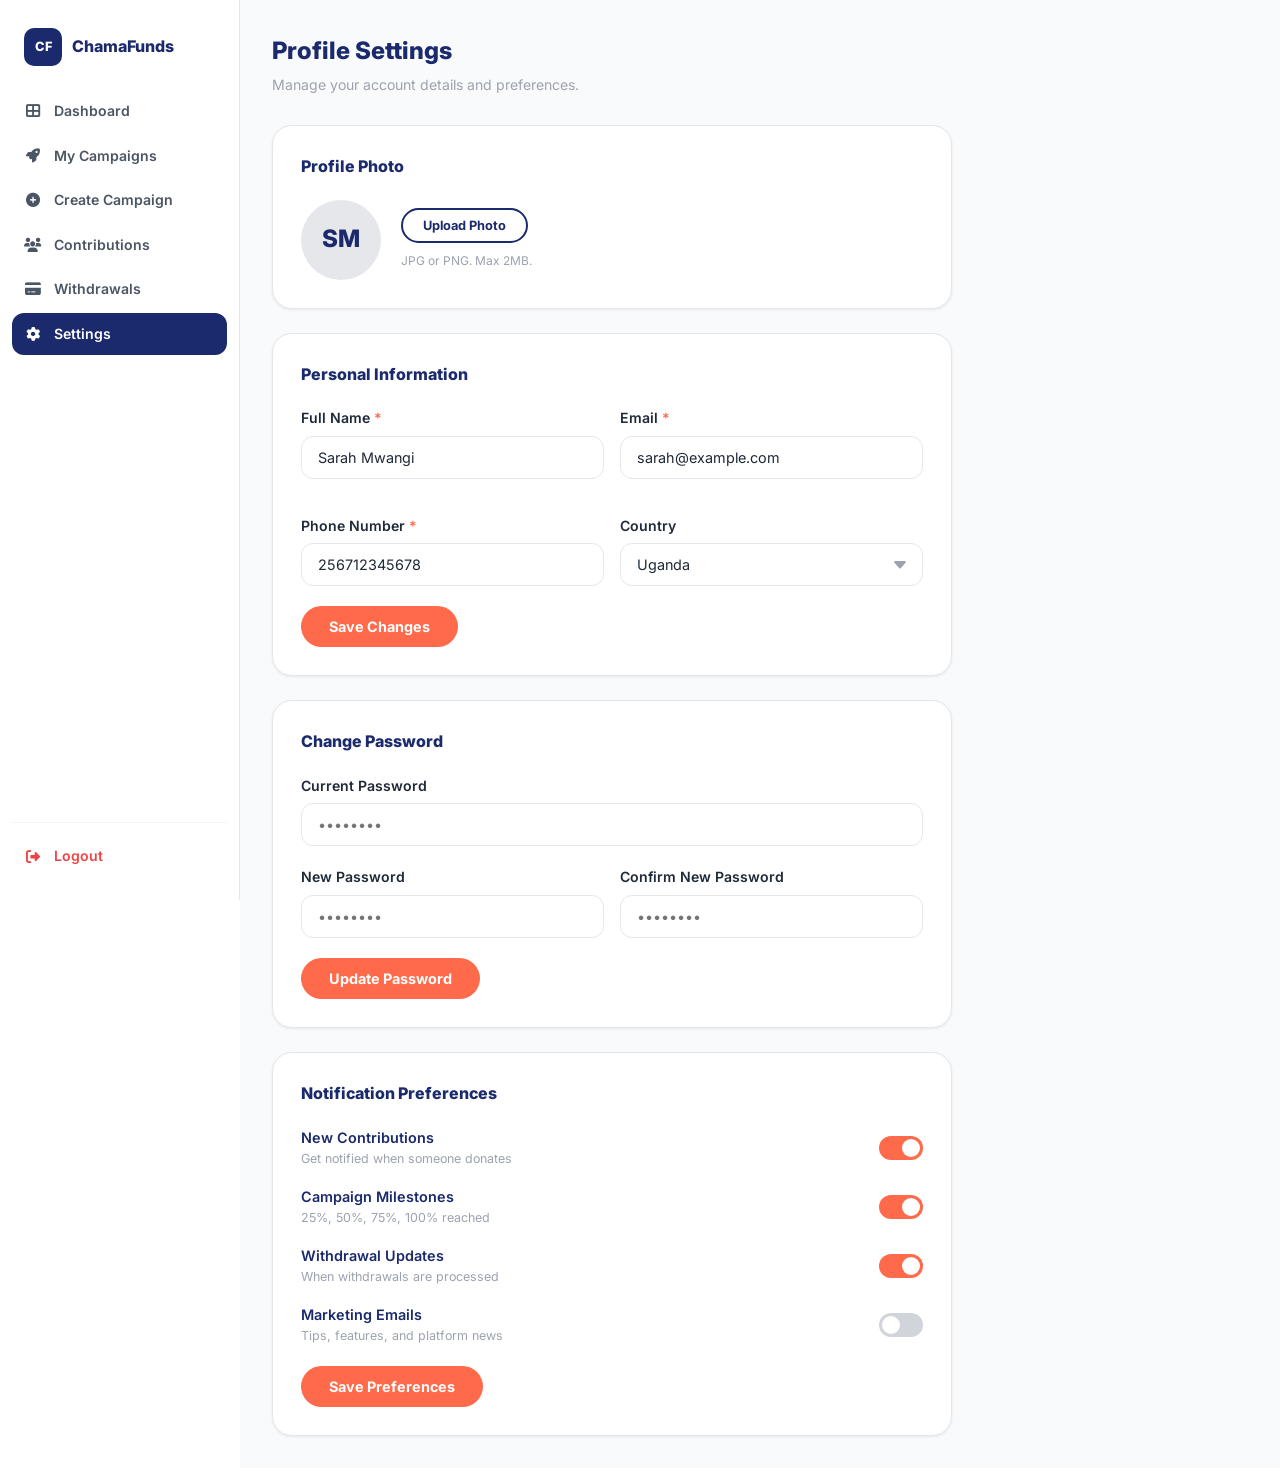
<file: profile.html>
<!DOCTYPE html>
<html lang="en">
<head>
  <meta charset="UTF-8" /><meta name="viewport" content="width=device-width, initial-scale=1.0" />
  <title>Profile Settings - ChamaFunds Uganda</title>
  <meta name="description" content="Manage your ChamaFunds profile settings. Update your mobile money details, notification preferences, and account information for crowdfunding in Uganda." />
  <meta name="keywords" content="profile ChamaFunds, account settings Uganda, mobile money settings, campaign creator profile, Uganda" />
  <meta name="author" content="ChamaFunds" />
  <meta name="robots" content="noindex, nofollow" />
  <link rel="canonical" href="https://chamafunds.com/profile" />
  <link href="https://fonts.googleapis.com/css2?family=Inter:opsz,wght@14..32,400;14..32,600;14..32,700;14..32,800&display=swap" rel="stylesheet" />
  <link rel="stylesheet" href="https://cdnjs.cloudflare.com/ajax/libs/font-awesome/6.5.0/css/all.min.css" />
  <link rel="stylesheet" href="css/style.css" />
</head>
<body>
<nav style="background:#fff;border-bottom:1px solid #e5e7eb;padding:14px 20px;display:flex;align-items:center;justify-content:space-between;position:fixed;top:0;left:0;right:0;z-index:500;" id="mobileTopBar">
  <a href="index.html" style="display:flex;align-items:center;gap:8px;"><div class="navbar-logo">CF</div><span style="font-weight:800;color:#1A2A6C;font-size:.9rem;">ChamaFunds</span></a>
  <button id="mobileSidebarToggle" style="font-size:1.3rem;color:#6b7280;"><i class="fas fa-bars"></i></button>
</nav>
<div class="modal-overlay" id="sidebarOverlay" style="z-index:899;"></div>

<div class="dashboard-layout" style="padding-top:60px;">
  <aside class="sidebar">
    <div class="sidebar-brand"><div class="navbar-logo">CF</div><span style="font-weight:800;color:#1A2A6C;font-size:1rem;">ChamaFunds</span></div>
    <nav class="sidebar-nav">
      <a href="dashboard.html" class="sidebar-link"><i class="fas fa-th-large"></i>Dashboard</a>
      <a href="#" class="sidebar-link"><i class="fas fa-rocket"></i>My Campaigns</a>
      <a href="create-campaign.html" class="sidebar-link"><i class="fas fa-plus-circle"></i>Create Campaign</a>
      <a href="#" class="sidebar-link"><i class="fas fa-users"></i>Contributions</a>
      <a href="withdraw.html" class="sidebar-link"><i class="fas fa-credit-card"></i>Withdrawals</a>
      <a href="profile.html" class="sidebar-link active"><i class="fas fa-cog"></i>Settings</a>
    </nav>
    <div class="sidebar-footer"><a href="index.html" class="sidebar-link logout-link"><i class="fas fa-sign-out-alt"></i>Logout</a></div>
  </aside>

  <main class="main-content">
    <div class="page-header"><h1>Profile Settings</h1><p>Manage your account details and preferences.</p></div>

    <div style="max-width:680px;">

      <!-- Avatar -->
      <div class="card" style="padding:28px;margin-bottom:24px;">
        <h2 style="font-weight:800;color:#1A2A6C;margin-bottom:20px;font-size:1rem;">Profile Photo</h2>
        <div style="display:flex;align-items:center;gap:20px;flex-wrap:wrap;">
          <div style="width:80px;height:80px;border-radius:50%;background:#e5e7eb;display:flex;align-items:center;justify-content:center;font-weight:800;font-size:1.5rem;color:#1A2A6C;flex-shrink:0;">SM</div>
          <div>
            <button class="btn btn-outline btn-sm" style="margin-bottom:8px;">Upload Photo</button>
            <p style="font-size:.75rem;color:#9ca3af;">JPG or PNG. Max 2MB.</p>
          </div>
        </div>
      </div>

      <!-- Personal Info -->
      <div class="card" style="padding:28px;margin-bottom:24px;">
        <h2 style="font-weight:800;color:#1A2A6C;margin-bottom:20px;font-size:1rem;">Personal Information</h2>
        <form data-validate data-success-msg="Profile saved!">
          <div class="grid-2">
            <div class="form-group"><label class="form-label">Full Name <span class="required">*</span></label><input type="text" class="form-input" value="Sarah Mwangi" required /></div>
            <div class="form-group"><label class="form-label">Email <span class="required">*</span></label><input type="email" class="form-input" value="sarah@example.com" required /></div>
            <div class="form-group"><label class="form-label">Phone Number <span class="required">*</span></label><input type="tel" class="form-input" value="256712345678" required /></div>
            <div class="form-group"><label class="form-label">Country</label>
              <select class="form-input">
                <option selected>Uganda</option><option>Kenya</option><option>Rwanda</option>
                <option>Nigeria</option><option>Zambia</option>
              </select>
            </div>
          </div>
          <button type="submit" class="btn btn-primary">Save Changes</button>
        </form>
      </div>

      <!-- Password -->
      <div class="card" style="padding:28px;margin-bottom:24px;">
        <h2 style="font-weight:800;color:#1A2A6C;margin-bottom:20px;font-size:1rem;">Change Password</h2>
        <form data-validate data-success-msg="Password updated!">
          <div class="form-group"><label class="form-label">Current Password</label><input type="password" class="form-input" placeholder="••••••••" /></div>
          <div class="grid-2">
            <div class="form-group"><label class="form-label">New Password</label><input type="password" id="password" class="form-input" placeholder="••••••••" /></div>
            <div class="form-group"><label class="form-label">Confirm New Password</label><input type="password" id="confirmPassword" class="form-input" placeholder="••••••••" /></div>
          </div>
          <button type="submit" class="btn btn-primary">Update Password</button>
        </form>
      </div>

      <!-- Notifications -->
      <div class="card" style="padding:28px;">
        <h2 style="font-weight:800;color:#1A2A6C;margin-bottom:20px;font-size:1rem;">Notification Preferences</h2>
        <div style="display:flex;flex-direction:column;gap:16px;">
          <div style="display:flex;justify-content:space-between;align-items:center;">
            <div><p style="font-weight:600;color:#1A2A6C;font-size:.9rem;">New Contributions</p><p style="font-size:.78rem;color:#9ca3af;">Get notified when someone donates</p></div>
            <label class="toggle-switch"><input type="checkbox" checked /><span class="toggle-slider"></span></label>
          </div>
          <div style="display:flex;justify-content:space-between;align-items:center;">
            <div><p style="font-weight:600;color:#1A2A6C;font-size:.9rem;">Campaign Milestones</p><p style="font-size:.78rem;color:#9ca3af;">25%, 50%, 75%, 100% reached</p></div>
            <label class="toggle-switch"><input type="checkbox" checked /><span class="toggle-slider"></span></label>
          </div>
          <div style="display:flex;justify-content:space-between;align-items:center;">
            <div><p style="font-weight:600;color:#1A2A6C;font-size:.9rem;">Withdrawal Updates</p><p style="font-size:.78rem;color:#9ca3af;">When withdrawals are processed</p></div>
            <label class="toggle-switch"><input type="checkbox" checked /><span class="toggle-slider"></span></label>
          </div>
          <div style="display:flex;justify-content:space-between;align-items:center;">
            <div><p style="font-weight:600;color:#1A2A6C;font-size:.9rem;">Marketing Emails</p><p style="font-size:.78rem;color:#9ca3af;">Tips, features, and platform news</p></div>
            <label class="toggle-switch"><input type="checkbox" /><span class="toggle-slider"></span></label>
          </div>
        </div>
        <button class="btn btn-primary" style="margin-top:20px;">Save Preferences</button>
      </div>
    </div>
  </main>
</div>

<style>
.toggle-switch { position:relative; display:inline-block; width:44px; height:24px; flex-shrink:0; }
.toggle-switch input { display:none; }
.toggle-slider { position:absolute; inset:0; background:#d1d5db; border-radius:99px; cursor:pointer; transition:.3s; }
.toggle-slider::before { content:''; position:absolute; width:18px; height:18px; left:3px; top:3px; background:#fff; border-radius:50%; transition:.3s; }
.toggle-switch input:checked + .toggle-slider { background:#FF6B4A; }
.toggle-switch input:checked + .toggle-slider::before { transform:translateX(20px); }
@media(max-width:1023px){ .sidebar{display:none;} .sidebar.mobile-open{display:flex;position:fixed;left:0;top:0;bottom:0;z-index:900;} }
</style>
<script src="js/main.js"></script>
<script>
  document.querySelector('.dashboard-layout').style.paddingTop = window.innerWidth < 1024 ? '60px' : '0';
  if(window.innerWidth >= 1024) document.getElementById('mobileTopBar').style.display='none';
</script>
</body>
</html>
</file>
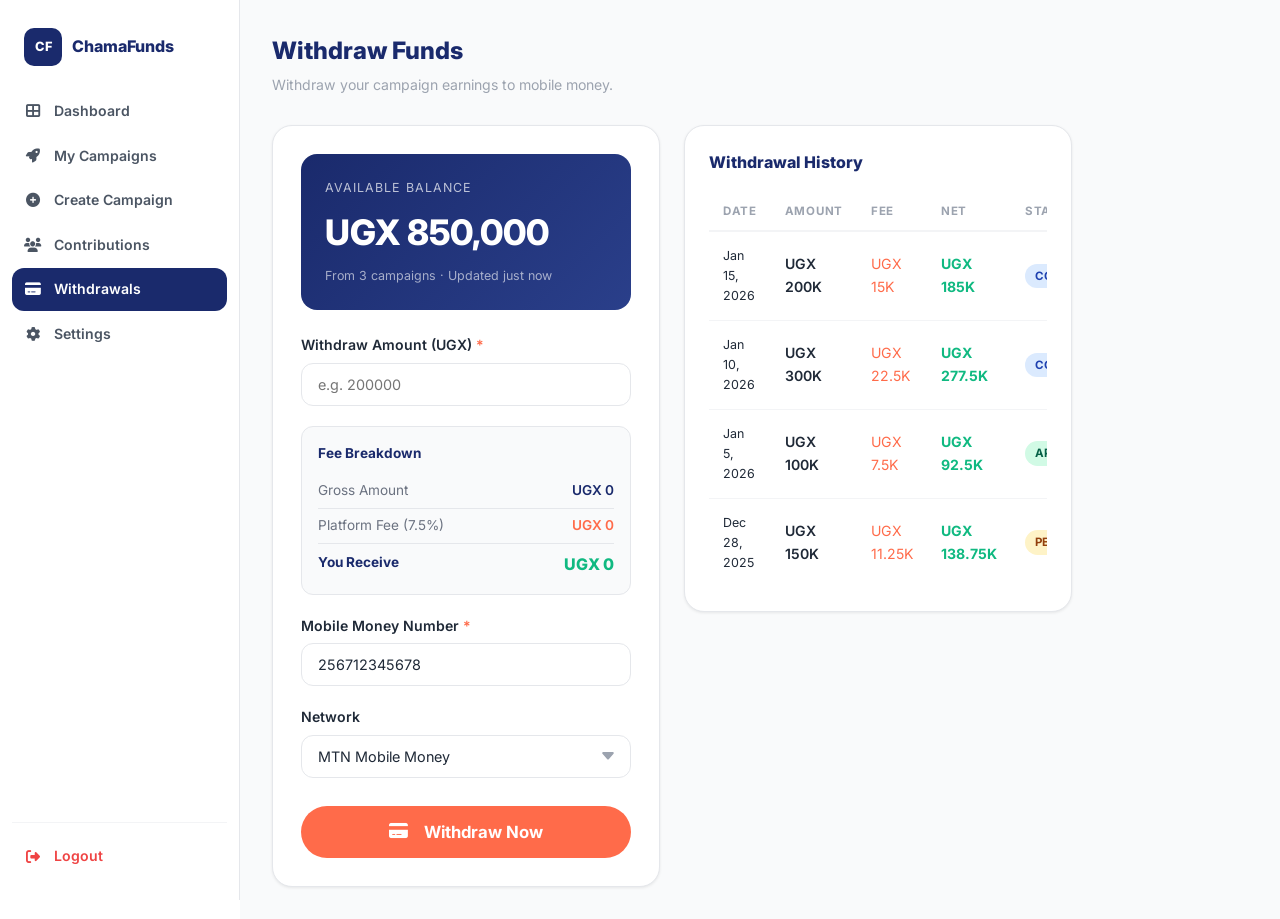
<file: withdraw.html>
<!DOCTYPE html>
<html lang="en">
<head>
  <meta charset="UTF-8" /><meta name="viewport" content="width=device-width, initial-scale=1.0" />
  <title>Withdraw Funds - Mobile Money Payouts Uganda | ChamaFunds</title>
  <meta name="description" content="Withdraw your crowdfunding funds instantly to MTN Mobile Money or Airtel Money in Uganda. Same-day payouts, no bank account required. Secure withdrawals for campaign creators." />
  <meta name="keywords" content="withdraw funds Uganda, mobile money payout, MTN Mobile Money withdrawal, Airtel Money withdrawal, UGX withdrawal, campaign funds Uganda, same day payout" />
  <meta name="author" content="ChamaFunds" />
  <meta name="robots" content="noindex, nofollow" />
  <link rel="canonical" href="https://chamafunds.com/withdraw" />
  <link href="https://fonts.googleapis.com/css2?family=Inter:opsz,wght@14..32,400;14..32,600;14..32,700;14..32,800&display=swap" rel="stylesheet" />
  <link rel="stylesheet" href="https://cdnjs.cloudflare.com/ajax/libs/font-awesome/6.5.0/css/all.min.css" />
  <link rel="stylesheet" href="css/style.css" />
</head>
<body>
<nav style="background:#fff;border-bottom:1px solid #e5e7eb;padding:14px 20px;display:flex;align-items:center;justify-content:space-between;position:fixed;top:0;left:0;right:0;z-index:500;" id="mobileTopBar">
  <a href="index.html" style="display:flex;align-items:center;gap:8px;"><div class="navbar-logo">CF</div><span style="font-weight:800;color:#1A2A6C;font-size:.9rem;">ChamaFunds</span></a>
  <button id="mobileSidebarToggle" style="font-size:1.3rem;color:#6b7280;"><i class="fas fa-bars"></i></button>
</nav>
<div class="modal-overlay" id="sidebarOverlay" style="z-index:899;"></div>

<div class="dashboard-layout" style="padding-top:60px;">
  <aside class="sidebar">
    <div class="sidebar-brand"><div class="navbar-logo">CF</div><span style="font-weight:800;color:#1A2A6C;font-size:1rem;">ChamaFunds</span></div>
    <nav class="sidebar-nav">
      <a href="dashboard.html" class="sidebar-link"><i class="fas fa-th-large"></i>Dashboard</a>
      <a href="#" class="sidebar-link"><i class="fas fa-rocket"></i>My Campaigns</a>
      <a href="create-campaign.html" class="sidebar-link"><i class="fas fa-plus-circle"></i>Create Campaign</a>
      <a href="#" class="sidebar-link"><i class="fas fa-users"></i>Contributions</a>
      <a href="withdraw.html" class="sidebar-link active"><i class="fas fa-credit-card"></i>Withdrawals</a>
      <a href="profile.html" class="sidebar-link"><i class="fas fa-cog"></i>Settings</a>
    </nav>
    <div class="sidebar-footer"><a href="index.html" class="sidebar-link logout-link"><i class="fas fa-sign-out-alt"></i>Logout</a></div>
  </aside>

  <main class="main-content">
    <div class="page-header"><h1>Withdraw Funds</h1><p>Withdraw your campaign earnings to mobile money.</p></div>

    <div style="display:grid;grid-template-columns:1fr 1fr;gap:24px;align-items:start;max-width:800px;">
      <!-- Withdraw Form -->
      <div class="card" style="padding:28px;">
        <!-- Available Balance -->
        <div style="background:linear-gradient(135deg,#1A2A6C,#2a3f8a);border-radius:16px;padding:24px;margin-bottom:24px;color:#fff;">
          <p style="font-size:.78rem;opacity:.7;text-transform:uppercase;letter-spacing:.08em;">Available Balance</p>
          <p style="font-size:2.2rem;font-weight:800;margin:6px 0;">UGX 850,000</p>
          <p style="font-size:.78rem;opacity:.6;">From 3 campaigns · Updated just now</p>
        </div>

        <form id="withdrawForm" data-validate data-success-msg="Withdrawal request submitted!">
          <div class="form-group">
            <label class="form-label">Withdraw Amount (UGX) <span class="required">*</span></label>
            <input type="number" id="withdrawAmount" class="form-input" placeholder="e.g. 200000" min="5000" max="850000" required />
          </div>

          <!-- Fee Breakdown -->
          <div style="background:#f9fafb;border-radius:12px;padding:16px;margin-bottom:20px;font-size:.85rem;border:1px solid #e5e7eb;">
            <p style="font-weight:700;color:#1A2A6C;margin-bottom:10px;">Fee Breakdown</p>
            <div style="display:flex;justify-content:space-between;padding:6px 0;border-bottom:1px solid #e5e7eb;">
              <span style="color:#6b7280;">Gross Amount</span>
              <span style="font-weight:600;color:#1A2A6C;" id="grossDisplay">UGX 0</span>
            </div>
            <div style="display:flex;justify-content:space-between;padding:6px 0;border-bottom:1px solid #e5e7eb;">
              <span style="color:#6b7280;">Platform Fee (7.5%)</span>
              <span style="font-weight:600;color:#FF6B4A;" id="withdrawFeeDisplay">UGX 0</span>
            </div>
            <div style="display:flex;justify-content:space-between;padding:8px 0 0;">
              <span style="font-weight:700;color:#1A2A6C;">You Receive</span>
              <span style="font-weight:800;color:#10b981;font-size:1rem;" id="withdrawNetDisplay">UGX 0</span>
            </div>
          </div>

          <div class="form-group">
            <label class="form-label">Mobile Money Number <span class="required">*</span></label>
            <input type="tel" class="form-input" value="256712345678" />
          </div>
          <div class="form-group">
            <label class="form-label">Network</label>
            <select class="form-input">
              <option>MTN Mobile Money</option><option>Airtel Money</option><option>Orange Money</option>
            </select>
          </div>
          <button type="submit" class="btn btn-primary btn-block btn-lg" style="margin-top:8px;">
            <i class="fas fa-credit-card" style="margin-right:8px;"></i>Withdraw Now
          </button>
        </form>
      </div>

      <!-- Withdrawal History -->
      <div class="card" style="padding:24px;">
        <h2 style="font-weight:800;color:#1A2A6C;margin-bottom:16px;font-size:1rem;">Withdrawal History</h2>
        <div class="table-wrap">
          <table>
            <thead><tr><th>Date</th><th>Amount</th><th>Fee</th><th>Net</th><th>Status</th></tr></thead>
            <tbody>
              <tr><td style="font-size:.78rem;">Jan 15, 2026</td><td style="font-weight:600;">UGX 200K</td><td style="color:#FF6B4A;">UGX 15K</td><td style="color:#10b981;font-weight:700;">UGX 185K</td><td><span class="status-badge status-completed">Completed</span></td></tr>
              <tr><td style="font-size:.78rem;">Jan 10, 2026</td><td style="font-weight:600;">UGX 300K</td><td style="color:#FF6B4A;">UGX 22.5K</td><td style="color:#10b981;font-weight:700;">UGX 277.5K</td><td><span class="status-badge status-completed">Completed</span></td></tr>
              <tr><td style="font-size:.78rem;">Jan 5, 2026</td><td style="font-weight:600;">UGX 100K</td><td style="color:#FF6B4A;">UGX 7.5K</td><td style="color:#10b981;font-weight:700;">UGX 92.5K</td><td><span class="status-badge status-approved">Approved</span></td></tr>
              <tr><td style="font-size:.78rem;">Dec 28, 2025</td><td style="font-weight:600;">UGX 150K</td><td style="color:#FF6B4A;">UGX 11.25K</td><td style="color:#10b981;font-weight:700;">UGX 138.75K</td><td><span class="status-badge status-pending">Pending</span></td></tr>
            </tbody>
          </table>
        </div>
      </div>
    </div>
  </main>
</div>

<!-- Confirmation Modal -->
<div class="modal-overlay" id="withdrawModal">
  <div class="modal" style="max-width:380px;">
    <div class="modal-body" style="text-align:center;padding:36px 28px;">
      <div style="font-size:2.5rem;margin-bottom:14px;">💸</div>
      <h3 style="font-weight:800;color:#1A2A6C;margin-bottom:8px;">Withdrawal Submitted!</h3>
      <p style="color:#9ca3af;font-size:.88rem;margin-bottom:24px;">Your withdrawal request has been received. Funds will be sent to your mobile money number within minutes.</p>
      <button data-close-modal="withdrawModal" class="btn btn-secondary btn-block">Done</button>
    </div>
  </div>
</div>

<style>
@media(max-width:767px){ div[style*="grid-template-columns:1fr 1fr"]{display:block!important;} div[style*="grid-template-columns:1fr 1fr"]>div{margin-bottom:20px;} }
@media(max-width:1023px){ .sidebar{display:none;} .sidebar.mobile-open{display:flex;position:fixed;left:0;top:0;bottom:0;z-index:900;} }
</style>
<script src="js/main.js"></script>
<script>
  const wAmt = document.getElementById('withdrawAmount');
  wAmt.addEventListener('input', () => {
    const amt = parseFloat(wAmt.value) || 0;
    const fee = Math.round(amt * 0.075);
    const net = amt - fee;
    document.getElementById('grossDisplay').textContent    = 'UGX ' + amt.toLocaleString();
    document.getElementById('withdrawFeeDisplay').textContent = 'UGX ' + fee.toLocaleString();
    document.getElementById('withdrawNetDisplay').textContent = 'UGX ' + net.toLocaleString();
  });
  document.getElementById('withdrawForm').addEventListener('submit', e => {
    e.preventDefault();
    document.getElementById('withdrawModal').classList.add('open');
  });
  document.querySelector('.dashboard-layout').style.paddingTop = window.innerWidth < 1024 ? '60px' : '0';
  if(window.innerWidth >= 1024) document.getElementById('mobileTopBar').style.display='none';
</script>
</body>
</html>
</file>
<file: css/style.css>
/* ============================================================
   ChamaFunds – style.css
   ============================================================ */

/* ── Custom Properties ─────────────────────────────────────── */
:root {
  --navy:        #1A2A6C;
  --navy-dark:   #111d4e;
  --coral:       #FF6B4A;
  --coral-dark:  #e85a3a;
  --gray-50:     #f9fafb;
  --gray-100:    #f3f4f6;
  --gray-200:    #e5e7eb;
  --gray-400:    #9ca3af;
  --gray-500:    #6b7280;
  --gray-600:    #4b5563;
  --gray-800:    #1f2937;
  --gray-900:    #111827;
  --green-500:   #10b981;
  --yellow-400:  #facc15;
  --white:       #ffffff;
  --shadow-sm:   0 1px 3px rgba(0,0,0,.08);
  --shadow-md:   0 4px 16px rgba(26,42,108,.10);
  --shadow-lg:   0 8px 32px rgba(26,42,108,.14);
  --radius-sm:   8px;
  --radius-md:   12px;
  --radius-lg:   20px;
  --radius-xl:   28px;
  --max-w:       1280px;
  --transition:  all .2s ease;
}

/* ── Reset & Base ───────────────────────────────────────────── */
*, *::before, *::after { box-sizing: border-box; margin: 0; padding: 0; }
html { scroll-behavior: smooth; }
body {
  font-family: 'Inter', sans-serif;
  font-size: 16px;
  line-height: 1.6;
  color: var(--gray-800);
  background: var(--white);
}
img { max-width: 100%; display: block; }
a { text-decoration: none; color: inherit; }
ul { list-style: none; }
button { cursor: pointer; border: none; background: none; font-family: inherit; }
input, select, textarea { font-family: inherit; }

/* ── Typography helpers ─────────────────────────────────────── */
.text-navy   { color: var(--navy); }
.text-coral  { color: var(--coral); }
.text-white  { color: var(--white); }
.font-bold   { font-weight: 700; }
.font-extrabold { font-weight: 800; }

/* ── Layout helpers ─────────────────────────────────────────── */
.container {
  width: 100%;
  max-width: var(--max-w);
  margin: 0 auto;
  padding: 0 48px;
}
/* Fluid container — stretches full width with generous side padding */
.container-fluid {
  width: 100%;
  padding: 0 48px;
}
@media (max-width: 1023px) {
  .container        { padding: 0 32px; }
  .container-fluid  { padding: 0 32px; }
}
@media (max-width: 767px) {
  .container        { padding: 0 20px; }
  .container-fluid  { padding: 0 20px; }
}
/* Also widen the default max-width cap so content breathes more */
:root {
  --max-w: 1400px;
}
.section { padding: 88px 0; }
.section-sm { padding: 56px 0; }

/* ── Buttons ────────────────────────────────────────────────── */
.btn {
  display: inline-flex;
  align-items: center;
  gap: 8px;
  padding: 12px 28px;
  border-radius: 99px;
  font-weight: 700;
  font-size: .9rem;
  transition: var(--transition);
  white-space: nowrap;
}
.btn-primary   { background: var(--coral); color: var(--white); }
.btn-primary:hover { background: var(--coral-dark); transform: translateY(-1px); box-shadow: 0 4px 14px rgba(255,107,74,.35); }
.btn-secondary { background: var(--navy); color: var(--white); }
.btn-secondary:hover { background: var(--navy-dark); transform: translateY(-1px); }
.btn-outline   { border: 2px solid var(--navy); color: var(--navy); background: transparent; }
.btn-outline:hover { background: var(--navy); color: var(--white); }
.btn-outline-white { border: 2px solid rgba(255,255,255,.6); color: var(--white); background: rgba(255,255,255,.1); backdrop-filter: blur(4px); }
.btn-outline-white:hover { background: rgba(255,255,255,.25); }
.btn-sm { padding: 8px 20px; font-size: .8rem; }
.btn-lg { padding: 16px 40px; font-size: 1.05rem; }
.btn-block { width: 100%; justify-content: center; }

/* ── Navigation ─────────────────────────────────────────────── */
.navbar {
  position: fixed; top: 0; left: 0; right: 0; z-index: 1000;
  background: var(--white);
  border-bottom: 1px solid var(--gray-200);
  height: 64px;
}
.navbar .container { height: 100%; display: flex; align-items: center; justify-content: space-between; padding-top: 0; padding-bottom: 0; }
.navbar-brand { display: flex; align-items: center; gap: 10px; }
.navbar-logo {
  width: 38px; height: 38px;
  background: var(--navy);
  border-radius: 10px;
  display: flex; align-items: center; justify-content: center;
  color: var(--white); font-weight: 800; font-size: .8rem;
}
.navbar-name { font-weight: 800; font-size: 1.1rem; color: var(--navy); }

.navbar-links { display: flex; align-items: center; gap: 32px; }
.navbar-links a {
  font-size: .9rem; font-weight: 600; color: var(--gray-600);
  transition: var(--transition);
}
.navbar-links a:hover { color: var(--coral); }
.navbar-links .nav-cta { margin-left: 8px; }

/* hamburger */
.hamburger {
  display: none; flex-direction: column; gap: 5px;
  width: 32px; height: 32px; justify-content: center; align-items: center;
}
.hamburger span {
  display: block; width: 22px; height: 2px;
  background: var(--navy); border-radius: 2px; transition: var(--transition);
}

/* mobile drawer */
.mobile-menu {
  display: none; flex-direction: column;
  position: fixed; top: 0; right: -320px; bottom: 0;
  width: 300px; background: var(--white);
  z-index: 1100; padding: 24px;
  box-shadow: -4px 0 24px rgba(0,0,0,.12);
  transition: right .3s ease;
}
.mobile-menu.open { right: 0; }
.mobile-menu-overlay {
  display: none; position: fixed; inset: 0;
  background: rgba(0,0,0,.4); z-index: 1099;
}
.mobile-menu-overlay.open { display: block; }
.mobile-menu-close {
  align-self: flex-end; font-size: 1.4rem; color: var(--gray-500); margin-bottom: 24px;
}
.mobile-menu a {
  padding: 12px 0; border-bottom: 1px solid var(--gray-100);
  font-weight: 600; color: var(--gray-700);
  transition: var(--transition); display: block;
}
.mobile-menu a:hover { color: var(--coral); }
.mobile-menu .btn { margin-top: 16px; width: 100%; justify-content: center; }

/* user avatar dropdown */
.user-menu { position: relative; }
.user-avatar {
  width: 36px; height: 36px; border-radius: 50%;
  background: var(--gray-200); display: flex; align-items: center; justify-content: center;
  font-weight: 700; font-size: .8rem; color: var(--navy); cursor: pointer;
}
.user-dropdown {
  display: none; position: absolute; top: calc(100% + 8px); right: 0;
  background: var(--white); border-radius: var(--radius-md);
  box-shadow: var(--shadow-lg); border: 1px solid var(--gray-100);
  min-width: 180px; padding: 8px 0; z-index: 200;
}
.user-dropdown.open { display: block; }
.user-dropdown a {
  display: flex; align-items: center; gap: 10px;
  padding: 10px 16px; font-size: .88rem; color: var(--gray-700);
  transition: var(--transition);
}
.user-dropdown a:hover { background: var(--gray-50); color: var(--coral); }
.user-dropdown .logout { color: #ef4444; }
.user-dropdown .logout:hover { background: #fef2f2; color: #dc2626; }

/* ── Cards ──────────────────────────────────────────────────── */
.card {
  background: var(--white);
  border-radius: var(--radius-lg);
  border: 1px solid var(--gray-200);
  box-shadow: var(--shadow-sm);
  overflow: hidden;
  transition: var(--transition);
}
.card:hover { box-shadow: var(--shadow-lg); transform: translateY(-4px); }
.card-body { padding: 20px; }
.card-img { width: 100%; height: 180px; object-fit: cover; }
.card-img-placeholder {
  width: 100%; height: 180px;
  background: linear-gradient(135deg, var(--navy) 0%, var(--coral) 100%);
  display: flex; align-items: center; justify-content: center;
  font-size: 2.5rem; color: rgba(255,255,255,.5);
}

/* ── Progress Bar ───────────────────────────────────────────── */
.progress-wrap { height: 8px; background: var(--gray-200); border-radius: 99px; overflow: hidden; margin: 8px 0; }
.progress-fill {
  height: 100%;
  background: linear-gradient(90deg, var(--navy), var(--coral));
  border-radius: 99px;
  width: 0;
  transition: width 1s ease;
}

/* ── Campaign Card ──────────────────────────────────────────── */
.campaign-card { display: flex; flex-direction: column; }
.campaign-card .card-body { flex: 1; display: flex; flex-direction: column; }
.campaign-meta { display: flex; align-items: center; justify-content: space-between; margin-bottom: 8px; }
.category-badge {
  font-size: .7rem; font-weight: 700; padding: 3px 10px; border-radius: 99px;
  text-transform: uppercase; letter-spacing: .05em;
}
.badge-family     { background: #ede9fe; color: #6d28d9; }
.badge-medical    { background: #fce7f3; color: #9d174d; }
.badge-education  { background: #dbeafe; color: #1e40af; }
.badge-community  { background: #d1fae5; color: #065f46; }
.badge-business   { background: #fef3c7; color: #92400e; }
.badge-emergency  { background: #fee2e2; color: #991b1b; }
.badge-other      { background: var(--gray-100); color: var(--gray-600); }

.campaign-title { font-weight: 700; color: var(--navy); font-size: .95rem; line-height: 1.4; margin-bottom: 6px; }
.campaign-stats { display: flex; justify-content: space-between; font-size: .78rem; color: var(--gray-500); margin-bottom: 4px; }
.campaign-footer { display: flex; justify-content: space-between; align-items: center; margin-top: auto; padding-top: 14px; }
.contributors-count { font-size: .78rem; color: var(--gray-400); }
.days-left { font-size: .78rem; color: var(--coral); font-weight: 600; }

/* ── Campaign Grid ──────────────────────────────────────────── */
.campaigns-grid {
  display: grid;
  grid-template-columns: repeat(3, 1fr);
  gap: 24px;
}

/* ── Form Inputs ────────────────────────────────────────────── */
.form-group { margin-bottom: 20px; }
.form-label { display: block; font-size: .88rem; font-weight: 600; color: var(--gray-700); margin-bottom: 6px; }
.form-label .required { color: var(--coral); }
.form-input {
  width: 100%; padding: 12px 16px;
  border: 1.5px solid var(--gray-200);
  border-radius: var(--radius-md);
  font-size: .9rem; color: var(--gray-800);
  background: var(--white);
  outline: none;
  transition: var(--transition);
}
.form-input:focus { border-color: var(--coral); box-shadow: 0 0 0 3px rgba(255,107,74,.12); }
.form-input.error { border-color: #ef4444; }
.form-error { font-size: .78rem; color: #ef4444; margin-top: 4px; display: none; }
.form-error.visible { display: block; }
select.form-input { appearance: none; background-image: url("data:image/svg+xml,%3Csvg xmlns='http://www.w3.org/2000/svg' width='16' height='16' fill='%239ca3af' viewBox='0 0 16 16'%3E%3Cpath d='M7.247 11.14 2.451 5.658C1.885 5.013 2.345 4 3.204 4h9.592a1 1 0 0 1 .753 1.659l-4.796 5.48a1 1 0 0 1-1.506 0z'/%3E%3C/svg%3E"); background-repeat: no-repeat; background-position: right 14px center; padding-right: 40px; }
textarea.form-input { resize: vertical; min-height: 120px; }

/* ── Modal ──────────────────────────────────────────────────── */
.modal-overlay {
  display: none; position: fixed; inset: 0;
  background: rgba(0,0,0,.5); backdrop-filter: blur(4px);
  z-index: 2000; align-items: center; justify-content: center;
  padding: 16px;
}
.modal-overlay.open { display: flex; }
.modal {
  background: var(--white); border-radius: var(--radius-xl);
  width: 100%; max-width: 520px; max-height: 90vh; overflow-y: auto;
  animation: modalIn .25s ease;
}
@keyframes modalIn { from { transform: scale(.94); opacity: 0; } to { transform: scale(1); opacity: 1; } }
.modal-header {
  display: flex; align-items: center; justify-content: space-between;
  padding: 24px 24px 0;
}
.modal-body { padding: 20px 24px 24px; }
.modal-close { font-size: 1.4rem; color: var(--gray-400); transition: var(--transition); }
.modal-close:hover { color: var(--gray-700); }

/* ── Accordion / FAQ ────────────────────────────────────────── */
.faq-item { border-bottom: 1px solid var(--gray-200); }
.faq-question {
  width: 100%; text-align: left; padding: 20px 0;
  display: flex; justify-content: space-between; align-items: center;
  font-weight: 700; font-size: .95rem; color: var(--navy);
  cursor: pointer; transition: var(--transition);
}
.faq-question:hover { color: var(--coral); }
.faq-icon { font-size: 1.1rem; transition: transform .3s ease; flex-shrink: 0; }
.faq-item.open .faq-icon { transform: rotate(45deg); }
.faq-answer {
  max-height: 0; overflow: hidden;
  transition: max-height .35s ease, padding .35s ease;
}
.faq-answer-inner { padding-bottom: 16px; font-size: .9rem; color: var(--gray-600); line-height: 1.7; }
.faq-item.open .faq-answer { max-height: 300px; }

/* ── Hero Sections ──────────────────────────────────────────── */
.hero-gradient {
  background: linear-gradient(135deg, var(--navy) 0%, #2a3f8a 50%, var(--coral) 100%);
  color: var(--white);
}
.hero-badge {
  display: inline-flex; align-items: center; gap: 8px;
  background: rgba(255,255,255,.18); backdrop-filter: blur(4px);
  padding: 6px 16px; border-radius: 99px; font-size: .82rem; font-weight: 600;
  margin-bottom: 20px;
}

/* ── Trust Badge Bar ────────────────────────────────────────── */
.trust-bar {
  background: var(--white); border-bottom: 1px solid var(--gray-100);
  padding: 16px 0;
}
.trust-bar-inner {
  display: flex; flex-wrap: wrap; justify-content: center;
  gap: 24px 40px; align-items: center;
}
.trust-badge { display: flex; align-items: center; gap: 8px; font-size: .85rem; font-weight: 600; color: var(--gray-500); }
.trust-badge i { font-size: 1.1rem; }

/* ── Step Cards ─────────────────────────────────────────────── */
.steps-grid { display: grid; grid-template-columns: repeat(3, 1fr); gap: 24px; margin-top: 48px; }
.step-card { text-align: center; padding: 40px 28px; }
.step-icon-wrap {
  width: 64px; height: 64px; border-radius: 18px; margin: 0 auto 20px;
  background: linear-gradient(135deg, var(--navy), #2a3f8a);
  display: flex; align-items: center; justify-content: center;
  font-size: 1.4rem; color: var(--white); font-weight: 800;
  box-shadow: 0 8px 20px rgba(26,42,108,.25);
}

/* ── Stats Bar ──────────────────────────────────────────────── */
.stat-card {
  background: var(--white); border-radius: var(--radius-lg);
  border: 1px solid var(--gray-200); padding: 20px 24px;
  transition: var(--transition);
}
.stat-card:hover { transform: translateY(-2px); box-shadow: var(--shadow-md); }
.stat-label { font-size: .72rem; font-weight: 700; text-transform: uppercase; letter-spacing: .08em; color: var(--gray-400); }
.stat-value { font-size: 1.7rem; font-weight: 800; color: var(--navy); margin: 4px 0 2px; }
.stat-sub { font-size: .75rem; }

/* ── Footer ─────────────────────────────────────────────────── */
.footer { background: var(--gray-900); color: var(--gray-400); padding: 64px 0 0; }
.footer-grid { display: grid; grid-template-columns: 2fr 1fr 1fr 1fr; gap: 40px; padding-bottom: 48px; }
.footer-brand p { font-size: .88rem; margin: 12px 0 20px; line-height: 1.7; }
.footer-socials { display: flex; gap: 14px; }
.footer-socials a { font-size: 1.2rem; color: var(--gray-500); transition: var(--transition); }
.footer-socials a:hover { color: var(--white); }
.footer-col h4 { font-size: .9rem; font-weight: 700; color: var(--white); margin-bottom: 16px; }
.footer-col ul li { margin-bottom: 10px; }
.footer-col ul li a { font-size: .88rem; transition: var(--transition); }
.footer-col ul li a:hover { color: var(--white); }
.footer-bottom {
  border-top: 1px solid var(--gray-800);
  padding: 20px 0;
  display: flex; justify-content: space-between; align-items: center;
  flex-wrap: wrap; gap: 12px; font-size: .82rem;
}
.footer-legal { display: flex; gap: 20px; }
.footer-legal a { transition: var(--transition); }
.footer-legal a:hover { color: var(--white); }

/* ── Dashboard / Sidebar ────────────────────────────────────── */
.dashboard-layout { display: flex; min-height: 100vh; padding-top: 0; }
.sidebar {
  width: 240px; flex-shrink: 0;
  background: var(--white); border-right: 1px solid var(--gray-200);
  position: sticky; top: 0; height: 100vh;
  display: flex; flex-direction: column; padding: 20px 12px;
  overflow-y: auto;
}
.sidebar-brand { display: flex; align-items: center; gap: 10px; padding: 8px 12px 24px; }
.sidebar-nav { flex: 1; }
.sidebar-link {
  display: flex; align-items: center; gap: 12px;
  padding: 10px 12px; border-radius: var(--radius-md);
  font-size: .88rem; font-weight: 600; color: var(--gray-600);
  transition: var(--transition); margin-bottom: 2px;
}
.sidebar-link:hover { background: var(--gray-100); color: var(--navy); }
.sidebar-link.active { background: var(--navy); color: var(--white); }
.sidebar-link i { width: 18px; text-align: center; }
.sidebar-footer { border-top: 1px solid var(--gray-100); padding-top: 12px; }
.sidebar-footer .logout-link { color: #ef4444; }
.sidebar-footer .logout-link:hover { background: #fef2f2; }

.main-content { flex: 1; background: var(--gray-50); padding: 32px; min-width: 0; }
.page-header { margin-bottom: 28px; }
.page-header h1 { font-size: 1.5rem; font-weight: 800; color: var(--navy); }
.page-header p { color: var(--gray-400); font-size: .88rem; margin-top: 4px; }

/* ── Table ──────────────────────────────────────────────────── */
.table-wrap { overflow-x: auto; }
table { width: 100%; border-collapse: collapse; font-size: .88rem; }
thead tr { border-bottom: 2px solid var(--gray-100); }
th { padding: 10px 14px; text-align: left; font-size: .72rem; font-weight: 700; text-transform: uppercase; letter-spacing: .06em; color: var(--gray-400); }
td { padding: 14px 14px; color: var(--gray-700); border-bottom: 1px solid var(--gray-100); }
tr:last-child td { border-bottom: none; }
tbody tr:hover { background: var(--gray-50); }

/* ── Status Badges ──────────────────────────────────────────── */
.status-badge {
  display: inline-block; padding: 3px 10px; border-radius: 99px;
  font-size: .72rem; font-weight: 700; text-transform: uppercase;
}
.status-active    { background: #d1fae5; color: #065f46; }
.status-completed { background: #dbeafe; color: #1e40af; }
.status-draft     { background: var(--gray-100); color: var(--gray-600); }
.status-paused    { background: #fef3c7; color: #92400e; }
.status-flagged   { background: #fee2e2; color: #991b1b; }
.status-pending   { background: #fef3c7; color: #92400e; }
.status-approved  { background: #d1fae5; color: #065f46; }
.status-rejected  { background: #fee2e2; color: #991b1b; }

/* ── Tab System ─────────────────────────────────────────────── */
.tabs-nav { display: flex; gap: 4px; border-bottom: 2px solid var(--gray-200); margin-bottom: 24px; flex-wrap: wrap; }
.tab-btn {
  padding: 10px 18px; border-radius: var(--radius-sm) var(--radius-sm) 0 0;
  font-size: .85rem; font-weight: 600; color: var(--gray-500);
  transition: var(--transition); border-bottom: 2px solid transparent; margin-bottom: -2px;
}
.tab-btn:hover { color: var(--navy); }
.tab-btn.active { color: var(--navy); border-bottom-color: var(--coral); background: rgba(255,107,74,.06); }
.tab-panel { display: none; }
.tab-panel.active { display: block; }

/* ── Filter Bar ─────────────────────────────────────────────── */
.filter-bar { display: flex; flex-wrap: wrap; gap: 12px; align-items: center; margin-bottom: 28px; }
.filter-bar .form-input { max-width: 220px; }
.search-input-wrap { position: relative; flex: 1; min-width: 200px; max-width: 360px; }
.search-input-wrap i { position: absolute; left: 14px; top: 50%; transform: translateY(-50%); color: var(--gray-400); }
.search-input-wrap input { padding-left: 40px; }

/* ── Donate / Contribution Widget ───────────────────────────── */
.donation-widget {
  background: var(--white); border-radius: var(--radius-xl);
  border: 1px solid var(--gray-200); padding: 24px;
  box-shadow: var(--shadow-md);
}
.quick-amounts { display: flex; flex-wrap: wrap; gap: 8px; margin-bottom: 12px; }
.quick-amount-btn {
  padding: 7px 16px; border-radius: 99px; border: 1.5px solid var(--gray-200);
  font-size: .82rem; font-weight: 700; color: var(--gray-600);
  transition: var(--transition);
}
.quick-amount-btn:hover, .quick-amount-btn.selected { background: var(--coral); color: var(--white); border-color: var(--coral); }

/* ── Share Modal ────────────────────────────────────────────── */
.share-card {
  border-radius: var(--radius-lg); overflow: hidden;
  border: 1px solid var(--gray-200);
}
.share-card-img { position: relative; height: 160px; overflow: hidden; }
.share-card-img img, .share-card-img .placeholder { width: 100%; height: 100%; object-fit: cover; }
.share-card-img .placeholder { background: linear-gradient(135deg, var(--navy), var(--coral)); display: flex; align-items: center; justify-content: center; font-size: 3rem; }
.share-card-img-overlay {
  position: absolute; inset: 0;
  background: linear-gradient(to bottom, transparent 40%, rgba(0,0,0,.6));
}
.share-card-body { padding: 16px; }
.share-buttons { display: grid; grid-template-columns: 1fr 1fr; gap: 10px; margin-top: 16px; }
.share-btn-option {
  display: flex; align-items: center; justify-content: center; gap: 8px;
  padding: 10px; border-radius: var(--radius-md); font-size: .84rem; font-weight: 600;
  transition: var(--transition); border: 1.5px solid var(--gray-200);
}
.share-btn-option:hover { transform: translateY(-2px); box-shadow: var(--shadow-sm); }
.share-whatsapp { background: #25D366; color: var(--white); border-color: #25D366; }
.share-facebook { background: #1877F2; color: var(--white); border-color: #1877F2; }
.share-twitter  { background: #1DA1F2; color: var(--white); border-color: #1DA1F2; }
.share-copy     { background: var(--gray-50); color: var(--navy); }
.share-copy.copied { background: #d1fae5; color: #065f46; border-color: #6ee7b7; }

/* ── Toast ──────────────────────────────────────────────────── */
.toast {
  position: fixed; bottom: 24px; right: 24px; z-index: 9999;
  background: var(--gray-900); color: var(--white);
  padding: 12px 20px; border-radius: var(--radius-md);
  font-size: .88rem; font-weight: 600;
  transform: translateY(100px); opacity: 0;
  transition: all .3s ease; pointer-events: none;
}
.toast.show { transform: translateY(0); opacity: 1; }
.toast.success { background: #065f46; }
.toast.error   { background: #991b1b; }

/* ── Fee Calculator ─────────────────────────────────────────── */
input[type="range"] { accent-color: var(--coral); width: 100%; cursor: pointer; }
.fee-calc-result { display: grid; grid-template-columns: 1fr 1fr; gap: 12px; margin-top: 16px; }
.fee-calc-box { background: var(--gray-50); border-radius: var(--radius-md); padding: 14px; }
.fee-calc-box .label { font-size: .78rem; color: var(--gray-400); }
.fee-calc-box .value { font-size: 1.1rem; font-weight: 800; color: var(--navy); }
.fee-calc-box .value.coral { color: var(--coral); }

/* ── Auth Pages ─────────────────────────────────────────────── */
.auth-wrapper {
  min-height: 100vh; display: flex; align-items: center; justify-content: center;
  background: linear-gradient(135deg, var(--navy) 0%, #2a3f8a 60%, var(--coral) 100%);
  padding: 80px 16px 40px;
}
.auth-card {
  background: var(--white); border-radius: var(--radius-xl);
  padding: 40px; width: 100%; max-width: 440px;
  box-shadow: var(--shadow-lg);
}
.auth-divider { text-align: center; position: relative; margin: 20px 0; }
.auth-divider::before { content: ''; position: absolute; top: 50%; left: 0; right: 0; height: 1px; background: var(--gray-200); }
.auth-divider span { background: var(--white); padding: 0 12px; font-size: .82rem; color: var(--gray-400); position: relative; }
.social-btn {
  display: flex; align-items: center; justify-content: center; gap: 10px;
  width: 100%; padding: 11px; border-radius: var(--radius-md);
  border: 1.5px solid var(--gray-200); font-size: .88rem; font-weight: 600;
  color: var(--gray-700); transition: var(--transition); margin-bottom: 10px;
}
.social-btn:hover { background: var(--gray-50); border-color: var(--gray-300); }

/* ── File Upload ────────────────────────────────────────────── */
.file-upload-area {
  border: 2px dashed var(--gray-200); border-radius: var(--radius-md);
  padding: 32px; text-align: center; cursor: pointer; transition: var(--transition);
}
.file-upload-area:hover { border-color: var(--coral); background: #fff5f3; }
.file-upload-area.dragover { border-color: var(--coral); background: #fff5f3; }

/* ── Step Indicator ─────────────────────────────────────────── */
.step-indicator { display: flex; align-items: center; gap: 0; margin-bottom: 28px; }
.step-dot {
  width: 34px; height: 34px; border-radius: 50%;
  display: flex; align-items: center; justify-content: center;
  font-weight: 700; font-size: .85rem; flex-shrink: 0;
  border: 2px solid var(--gray-200); color: var(--gray-400);
  transition: var(--transition);
}
.step-dot.active { background: var(--navy); color: var(--white); border-color: var(--navy); }
.step-dot.done   { background: var(--green-500); color: var(--white); border-color: var(--green-500); }
.step-line { flex: 1; height: 2px; background: var(--gray-200); transition: var(--transition); }
.step-line.done { background: var(--green-500); }

/* ── Testimonial Card ───────────────────────────────────────── */
.testimonial-card { border-left: 4px solid var(--coral); }
.stars { color: var(--yellow-400); letter-spacing: 2px; font-size: .9rem; }

/* ── Pagination ─────────────────────────────────────────────── */
.pagination { display: flex; justify-content: center; align-items: center; gap: 6px; margin-top: 40px; }
.page-btn {
  width: 38px; height: 38px; border-radius: var(--radius-sm);
  display: flex; align-items: center; justify-content: center;
  font-size: .88rem; font-weight: 600; color: var(--gray-600);
  border: 1.5px solid var(--gray-200); transition: var(--transition);
}
.page-btn:hover { border-color: var(--coral); color: var(--coral); }
.page-btn.active { background: var(--coral); color: var(--white); border-color: var(--coral); }

/* ── Clickable campaign card (whole card is a link) ─────────── */
a.campaign-card {
  cursor: pointer;
}
a.campaign-card:hover {
  text-decoration: none;
}
a.campaign-card .btn {
  /* keep button appearance when nested inside an <a> card */
  pointer-events: none;
}
.ledger-row { display: flex; justify-content: space-between; align-items: center; padding: 12px 14px; border-radius: var(--radius-md); font-size: .88rem; }
.ledger-row:nth-child(even) { background: var(--gray-50); }
.ledger-name { font-weight: 600; color: var(--navy); }
.ledger-time { font-size: .75rem; color: var(--gray-400); }
.ledger-amount { font-weight: 700; color: #065f46; }

.section-header { text-align: center; margin-bottom: 48px; }
.section-eyebrow { font-size: .78rem; font-weight: 700; letter-spacing: .12em; text-transform: uppercase; color: var(--coral); display: block; margin-bottom: 8px; }
.section-title { font-size: 2rem; font-weight: 800; color: var(--navy); }
.section-sub { font-size: .95rem; color: var(--gray-500); max-width: 540px; margin: 12px auto 0; }

/* ── Admin Sidebar override ─────────────────────────────────── */
.admin-layout { display: flex; min-height: 100vh; }
.admin-sidebar {
  width: 240px; flex-shrink: 0;
  background: var(--white); border-right: 1px solid var(--gray-200);
  position: sticky; top: 0; height: 100vh;
  display: flex; flex-direction: column; padding: 20px 12px;
}
.admin-main { flex: 1; background: var(--gray-50); padding: 32px; min-width: 0; }

/* ── Misc Utility ───────────────────────────────────────────── */
.divider { border: none; border-top: 1px solid var(--gray-200); margin: 24px 0; }
.text-center { text-align: center; }
.mt-4 { margin-top: 16px; }
.mt-6 { margin-top: 24px; }
.mb-6 { margin-bottom: 24px; }
.gap-3 { gap: 12px; }
.flex { display: flex; }
.items-center { align-items: center; }
.justify-between { justify-content: space-between; }
.grid-2 { display: grid; grid-template-columns: 1fr 1fr; gap: 16px; }
.grid-4 { display: grid; grid-template-columns: repeat(4, 1fr); gap: 16px; }

/* ── Responsive ─────────────────────────────────────────────── */
@media (max-width: 1023px) {
  .navbar-links { display: none; }
  .hamburger { display: flex; }
  .mobile-menu { display: flex; }
  .footer-grid { grid-template-columns: 1fr 1fr; }
  .campaigns-grid { grid-template-columns: repeat(2, 1fr); }
  .steps-grid { grid-template-columns: 1fr; gap: 16px; }
  .sidebar, .admin-sidebar { display: none; }
  .sidebar.mobile-open, .admin-sidebar.mobile-open { display: flex; position: fixed; left: 0; top: 0; bottom: 0; z-index: 900; }
  .admin-main, .main-content { padding: 16px; }
  .grid-4 { grid-template-columns: repeat(2, 1fr); }
  /* 4-col homepage grid drops to 2 on tablet */
  div[style*="grid-template-columns:repeat(4,1fr)"] { grid-template-columns: repeat(2, 1fr) !important; }
}
@media (max-width: 767px) {
  .section { padding: 56px 0; }
  .section-title { font-size: 1.5rem; }
  .campaigns-grid { grid-template-columns: 1fr; }
  .footer-grid { grid-template-columns: 1fr; }
  .grid-2 { grid-template-columns: 1fr; }
  .grid-4 { grid-template-columns: 1fr 1fr; }
  .fee-calc-result { grid-template-columns: 1fr; }
  .filter-bar .form-input { max-width: 100%; }
  .auth-card { padding: 28px 20px; }
  .main-content, .admin-main { padding: 16px; }
  .footer-bottom { flex-direction: column; text-align: center; }
  .share-buttons { grid-template-columns: 1fr; }
  /* 4-col homepage grid drops to 1 on mobile */
  div[style*="grid-template-columns:repeat(4,1fr)"] { grid-template-columns: 1fr !important; }
}

/* ── Print ──────────────────────────────────────────────────── */
@media print {
  .navbar, .footer, .sidebar, .btn:not(.print-show), .filter-bar, .tabs-nav { display: none !important; }
  body { font-size: 12px; }
  .card { box-shadow: none; border: 1px solid #ccc; }
}
</file>
